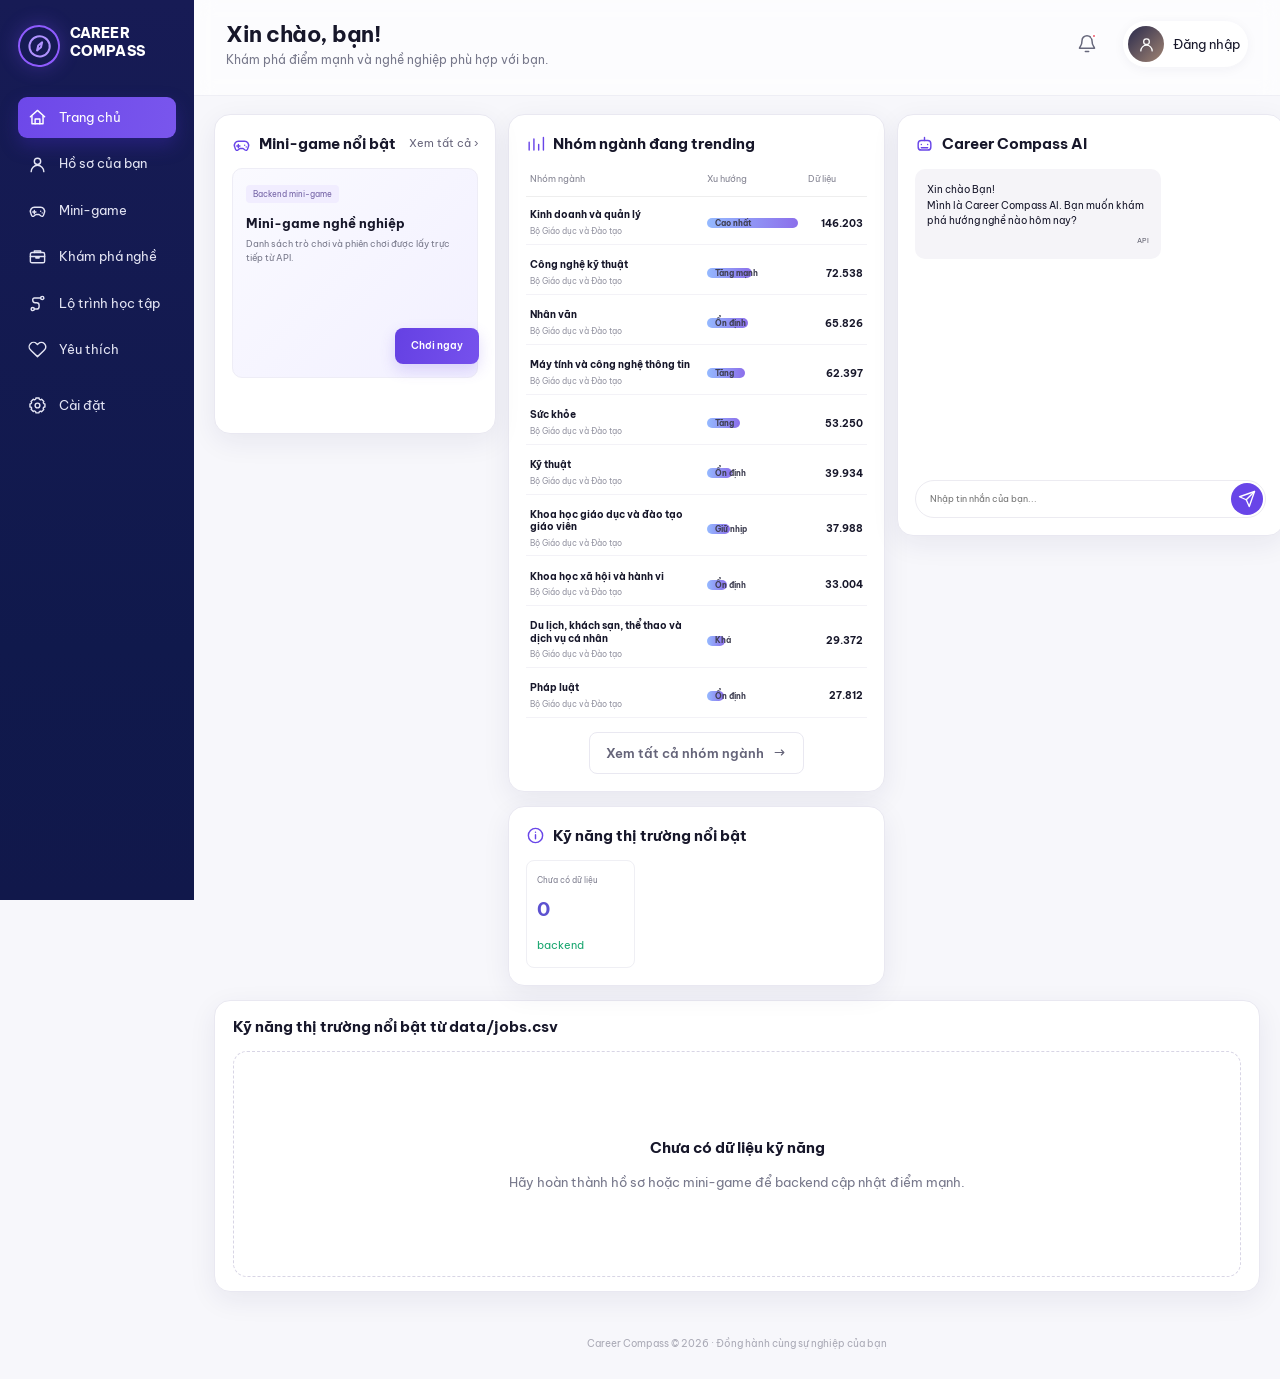
<file: frontend/index.html>
<!doctype html>
<html lang="vi">
<head>
  <meta charset="UTF-8">
  <meta name="viewport" content="width=device-width, initial-scale=1.0">
  <meta name="description" content="Career Compass - khám phá năng lực và định hướng nghề nghiệp">
  <title>Career Compass | Tổng quan</title>
  <link rel="preconnect" href="https://fonts.googleapis.com">
  <link rel="preconnect" href="https://fonts.gstatic.com" crossorigin>
  <link href="https://fonts.googleapis.com/css2?family=Be+Vietnam+Pro:wght@400;500;600;700;800&display=swap" rel="stylesheet">
  <link rel="stylesheet" href="assets/css/main.css">
</head>
<body data-page="home"><div id="app"></div><script type="module" src="assets/js/app.js"></script></body>
</html>
</file>
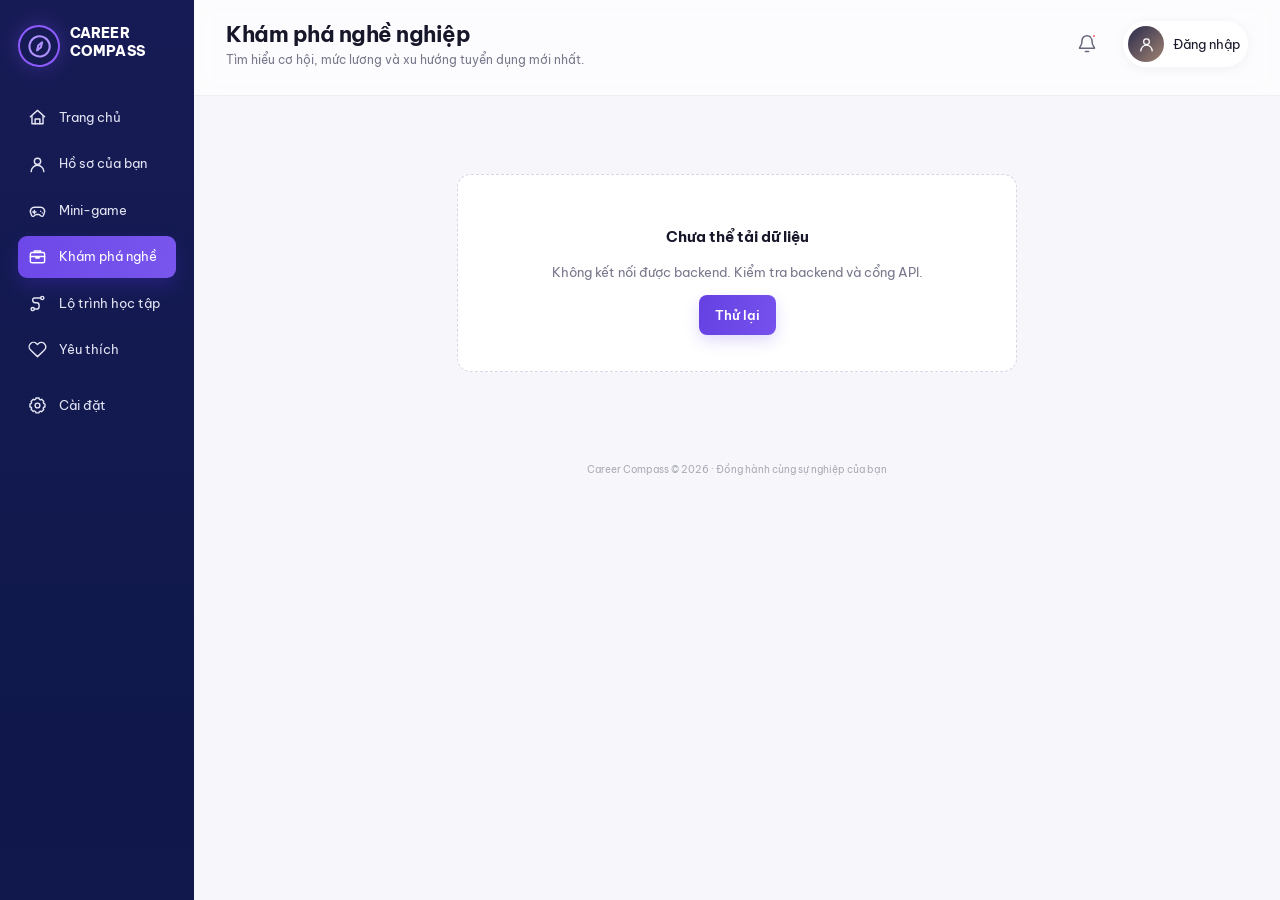
<file: frontend/careers.html>
<!doctype html><html lang="vi"><head><meta charset="UTF-8"><meta name="viewport" content="width=device-width,initial-scale=1"><title>Khám phá nghề | Career Compass</title><link rel="icon" href="favicon.svg" type="image/svg+xml"><link rel="preconnect" href="https://fonts.googleapis.com"><link rel="preconnect" href="https://fonts.gstatic.com" crossorigin><link href="https://fonts.googleapis.com/css2?family=Be+Vietnam+Pro:wght@400;500;600;700;800&display=swap" rel="stylesheet"><link rel="stylesheet" href="assets/css/main.css"></head><body data-page="careers"><div id="app"></div><script type="module" src="assets/js/app.js"></script></body></html>
</file>
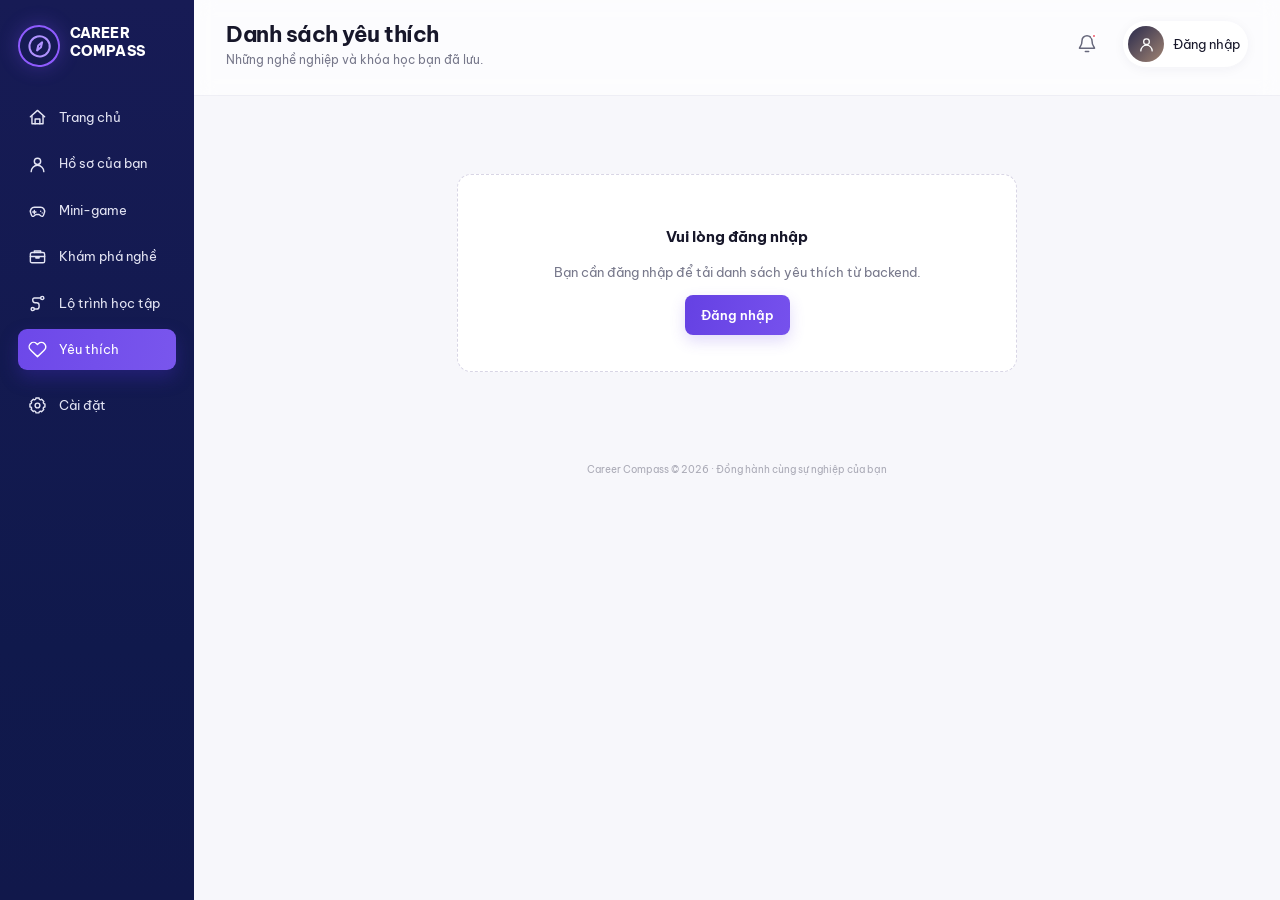
<file: frontend/favorites.html>
<!doctype html><html lang="vi"><head><meta charset="UTF-8"><meta name="viewport" content="width=device-width,initial-scale=1"><title>Yêu thích | Career Compass</title><link rel="icon" href="favicon.svg" type="image/svg+xml"><link rel="preconnect" href="https://fonts.googleapis.com"><link rel="preconnect" href="https://fonts.gstatic.com" crossorigin><link href="https://fonts.googleapis.com/css2?family=Be+Vietnam+Pro:wght@400;500;600;700;800&display=swap" rel="stylesheet"><link rel="stylesheet" href="assets/css/main.css"></head><body data-page="favorites"><div id="app"></div><script type="module" src="assets/js/app.js"></script></body></html>
</file>
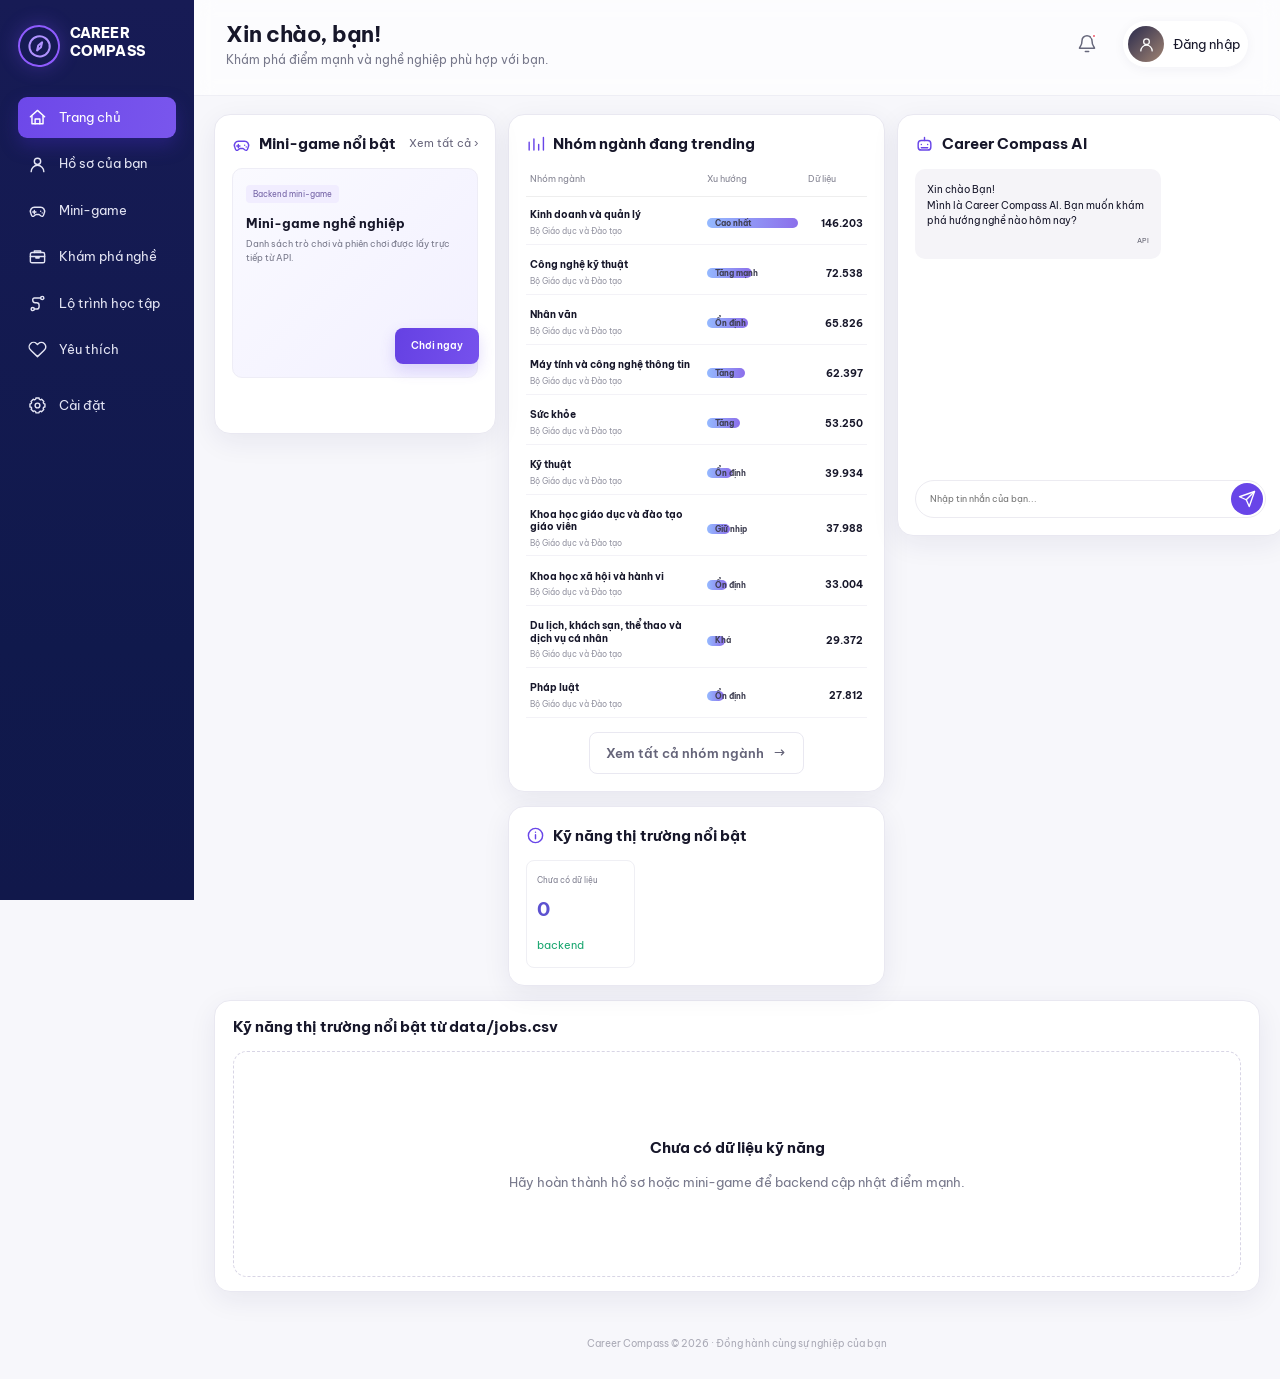
<file: frontend/history.html>
<!doctype html><html lang="vi"><head><meta charset="UTF-8"><meta name="viewport" content="width=device-width,initial-scale=1"><title>Trang chủ | Career Compass</title><link rel="icon" href="favicon.svg" type="image/svg+xml"><link rel="preconnect" href="https://fonts.googleapis.com"><link rel="preconnect" href="https://fonts.gstatic.com" crossorigin><link href="https://fonts.googleapis.com/css2?family=Be+Vietnam+Pro:wght@400;500;600;700;800&display=swap" rel="stylesheet"><link rel="stylesheet" href="assets/css/main.css"></head><body data-page="home"><div id="app"></div><script type="module" src="assets/js/app.js"></script></body></html>
</file>
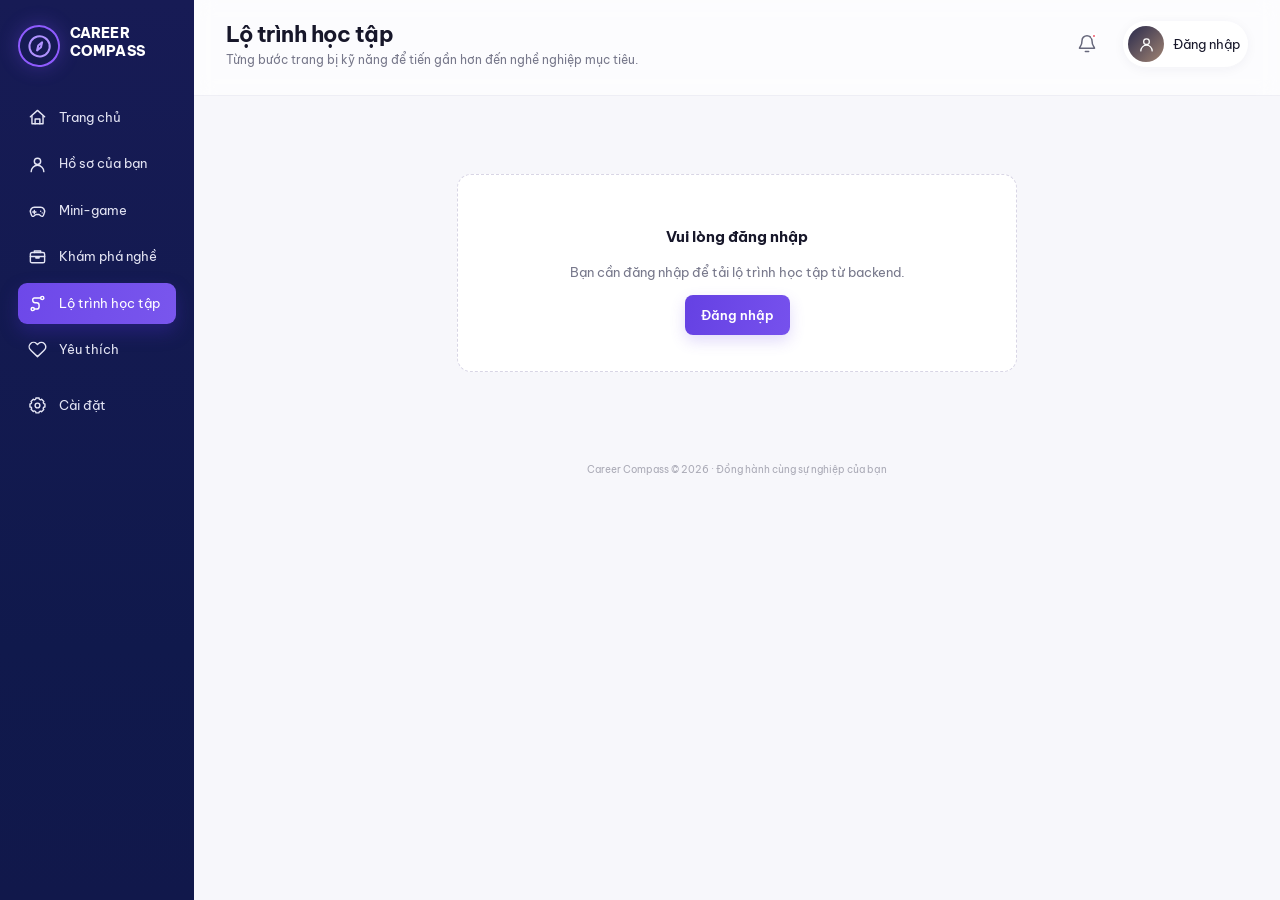
<file: frontend/learning.html>
<!doctype html><html lang="vi"><head><meta charset="UTF-8"><meta name="viewport" content="width=device-width,initial-scale=1"><title>Lộ trình học tập | Career Compass</title><link rel="icon" href="favicon.svg" type="image/svg+xml"><link rel="preconnect" href="https://fonts.googleapis.com"><link rel="preconnect" href="https://fonts.gstatic.com" crossorigin><link href="https://fonts.googleapis.com/css2?family=Be+Vietnam+Pro:wght@400;500;600;700;800&display=swap" rel="stylesheet"><link rel="stylesheet" href="assets/css/main.css"></head><body data-page="learning"><div id="app"></div><script type="module" src="assets/js/app.js"></script></body></html>
</file>
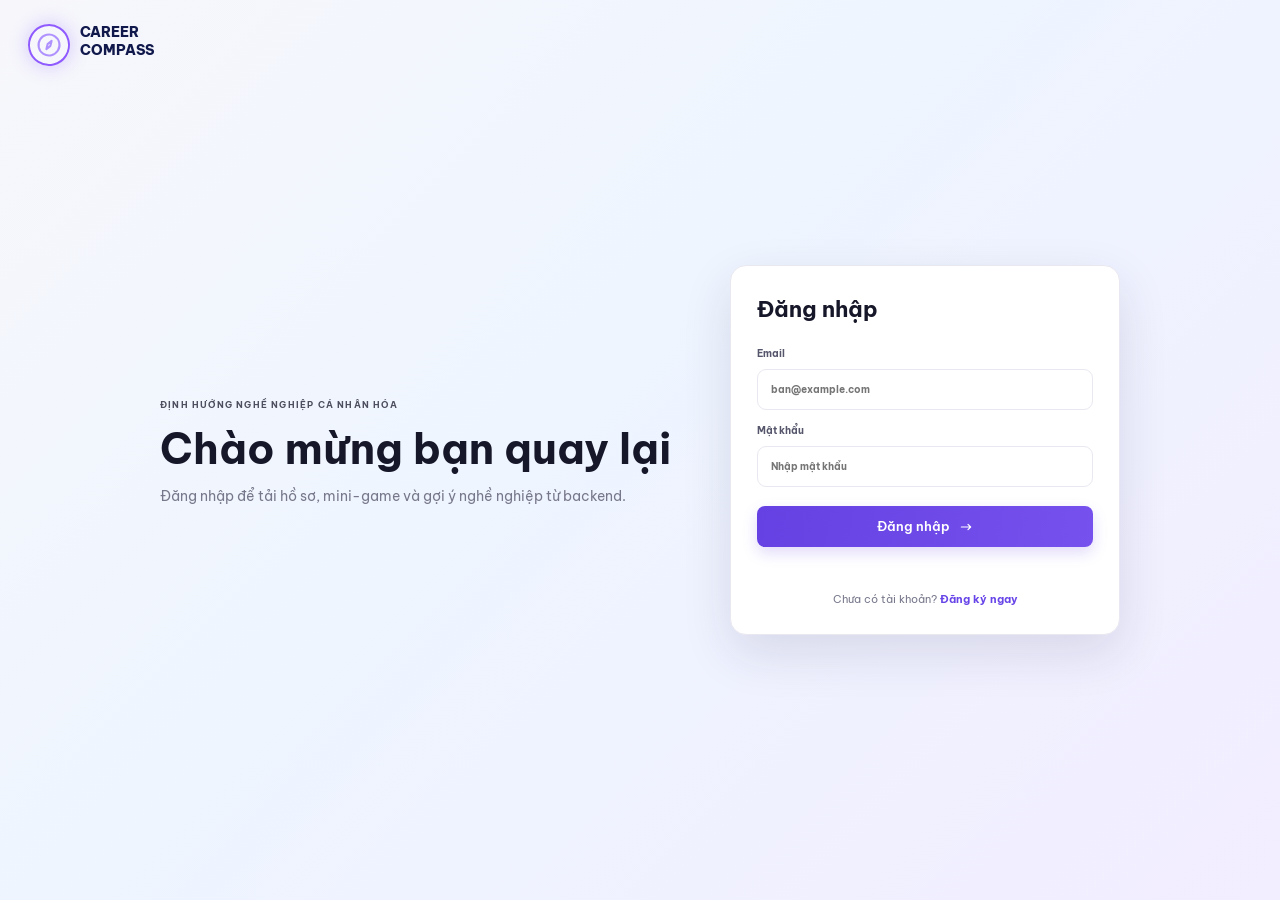
<file: frontend/login.html>
<!doctype html>
<html lang="vi">
<head>
  <meta charset="UTF-8">
  <meta name="viewport" content="width=device-width, initial-scale=1.0">
  <meta name="description" content="Đăng nhập Career Compass">
  <title>Đăng nhập | Career Compass</title>
  <link rel="icon" href="favicon.svg" type="image/svg+xml">
  <link rel="preconnect" href="https://fonts.googleapis.com">
  <link rel="preconnect" href="https://fonts.gstatic.com" crossorigin>
  <link href="https://fonts.googleapis.com/css2?family=Be+Vietnam+Pro:wght@400;500;600;700;800&display=swap" rel="stylesheet">
  <link rel="stylesheet" href="assets/css/main.css">
</head>
<body data-auth="login">
  <main id="auth-root"></main>
  <script type="module" src="assets/js/auth.js"></script>
</body>
</html>
</file>
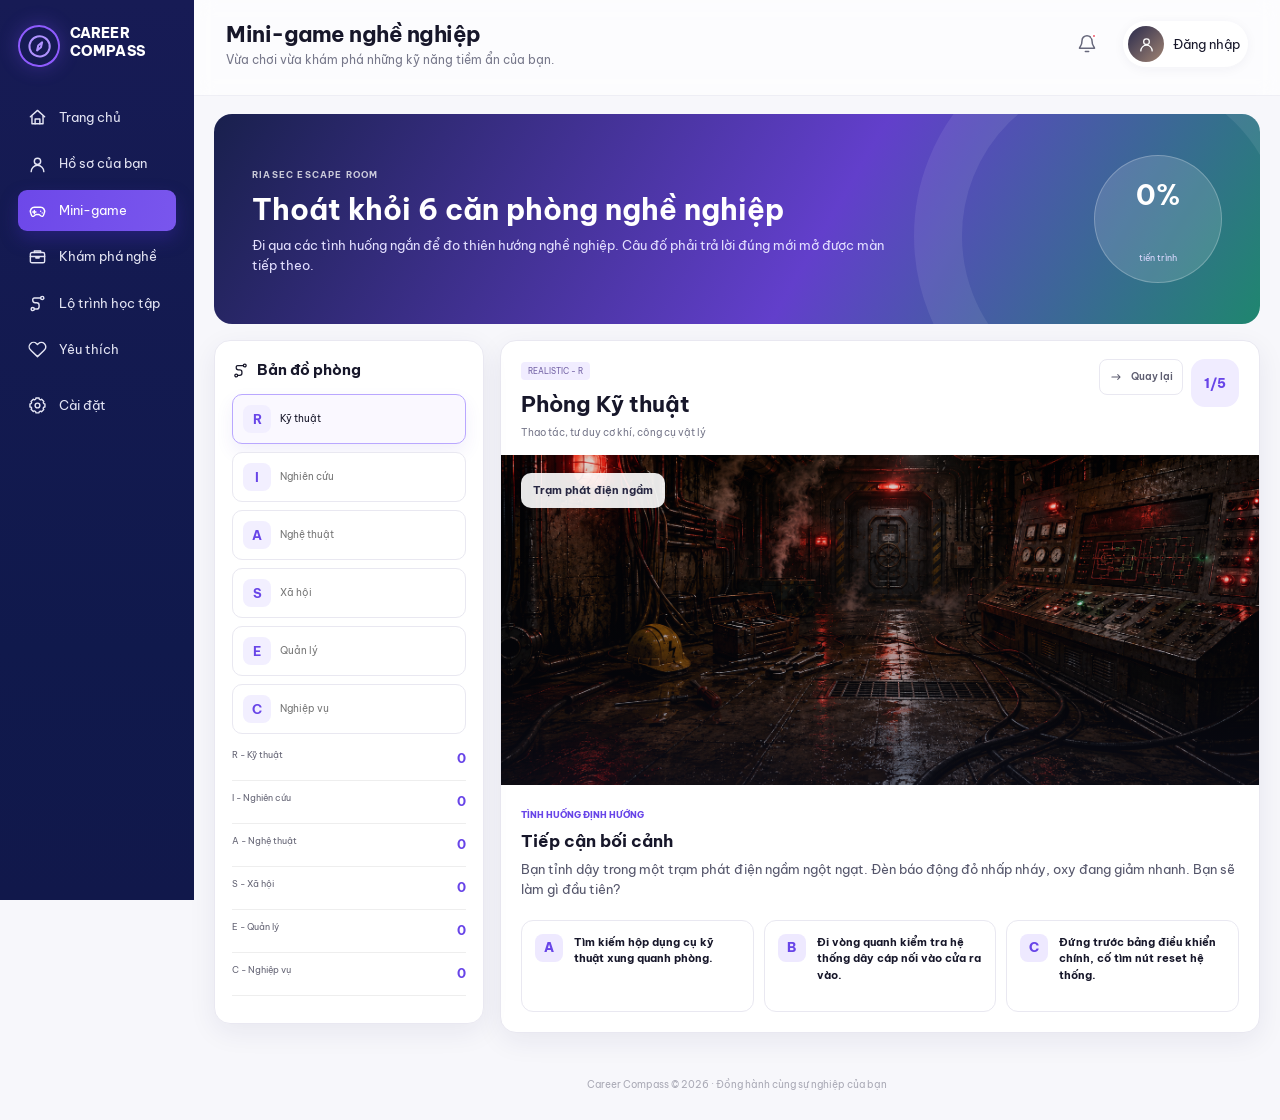
<file: frontend/minigame.html>
<!doctype html><html lang="vi"><head><meta charset="UTF-8"><meta name="viewport" content="width=device-width,initial-scale=1"><title>Mini-game | Career Compass</title><link rel="icon" href="favicon.svg" type="image/svg+xml"><link rel="preconnect" href="https://fonts.googleapis.com"><link rel="preconnect" href="https://fonts.gstatic.com" crossorigin><link href="https://fonts.googleapis.com/css2?family=Be+Vietnam+Pro:wght@400;500;600;700;800&display=swap" rel="stylesheet"><link rel="stylesheet" href="assets/css/main.css"></head><body data-page="minigame"><div id="app"></div><script type="module" src="assets/js/app.js"></script></body></html>
</file>
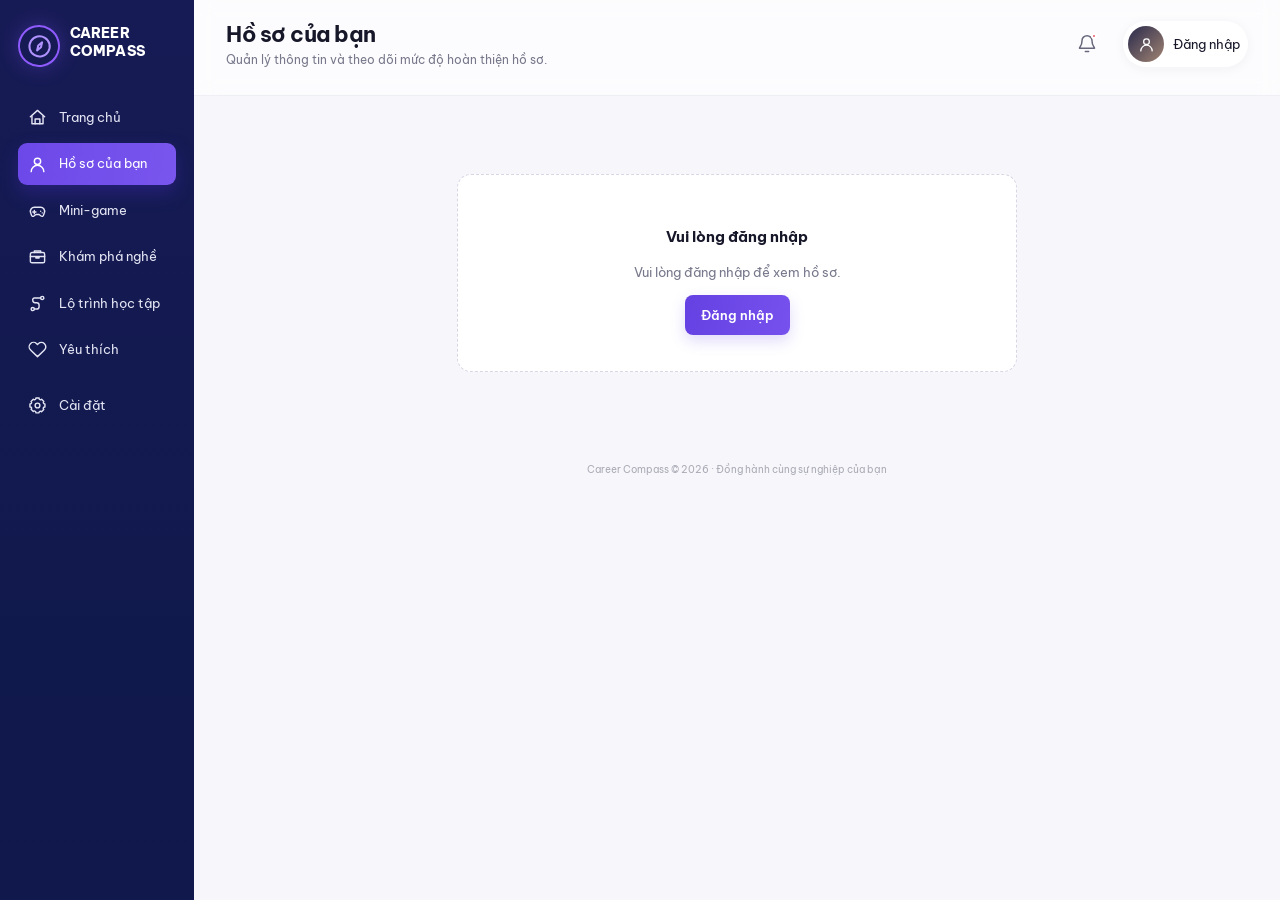
<file: frontend/profile.html>
<!doctype html><html lang="vi"><head><meta charset="UTF-8"><meta name="viewport" content="width=device-width,initial-scale=1"><title>Hồ sơ | Career Compass</title><link rel="icon" href="favicon.svg" type="image/svg+xml"><link rel="preconnect" href="https://fonts.googleapis.com"><link rel="preconnect" href="https://fonts.gstatic.com" crossorigin><link href="https://fonts.googleapis.com/css2?family=Be+Vietnam+Pro:wght@400;500;600;700;800&display=swap" rel="stylesheet"><link rel="stylesheet" href="assets/css/main.css"></head><body data-page="profile"><div id="app"></div><script type="module" src="assets/js/app.js"></script></body></html>
</file>
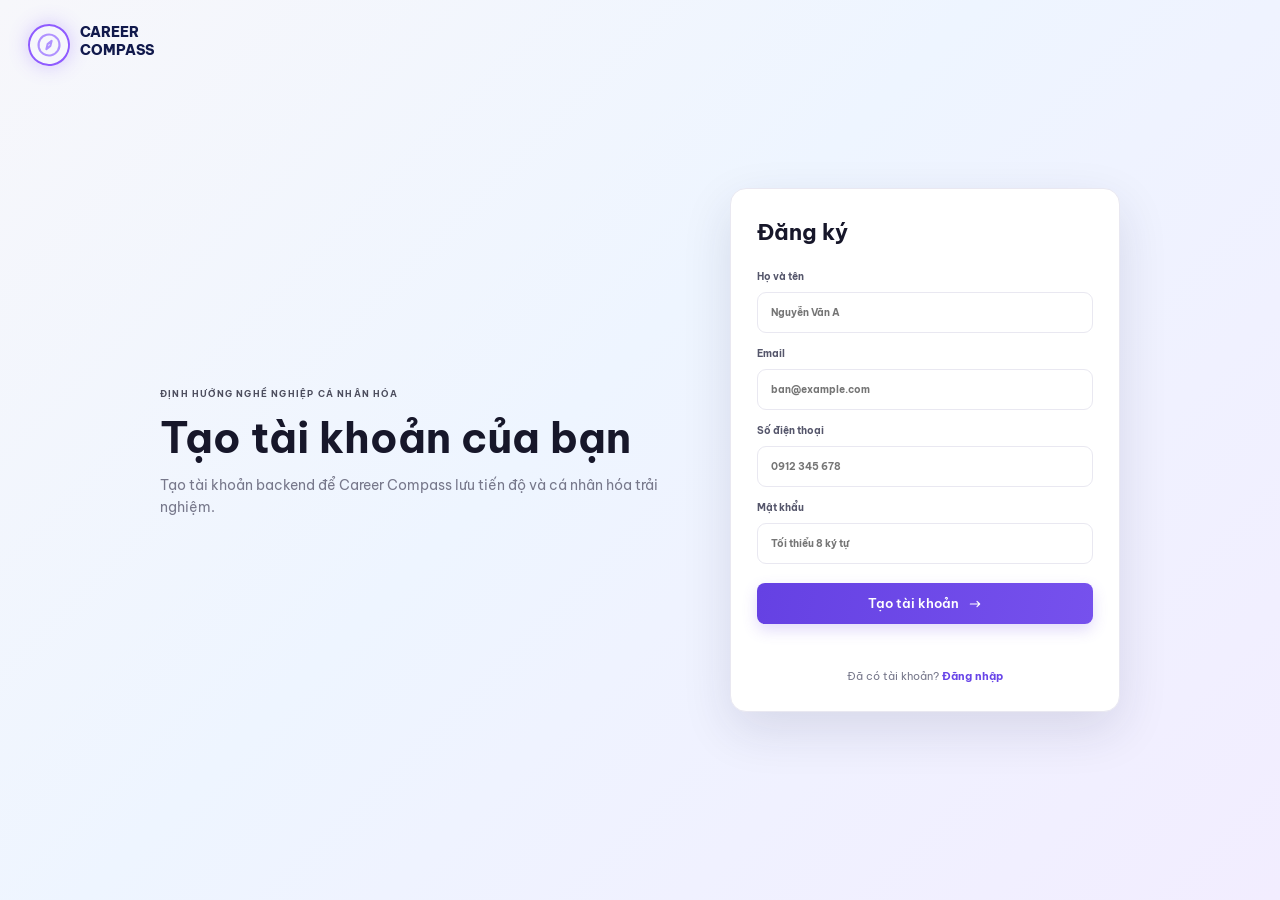
<file: frontend/register.html>
<!doctype html>
<html lang="vi">
<head>
  <meta charset="UTF-8">
  <meta name="viewport" content="width=device-width, initial-scale=1.0">
  <meta name="description" content="Đăng ký Career Compass">
  <title>Đăng ký | Career Compass</title>
  <link rel="icon" href="favicon.svg" type="image/svg+xml">
  <link rel="preconnect" href="https://fonts.googleapis.com">
  <link rel="preconnect" href="https://fonts.gstatic.com" crossorigin>
  <link href="https://fonts.googleapis.com/css2?family=Be+Vietnam+Pro:wght@400;500;600;700;800&display=swap" rel="stylesheet">
  <link rel="stylesheet" href="assets/css/main.css">
</head>
<body data-auth="register">
  <main id="auth-root"></main>
  <script type="module" src="assets/js/auth.js"></script>
</body>
</html>
</file>
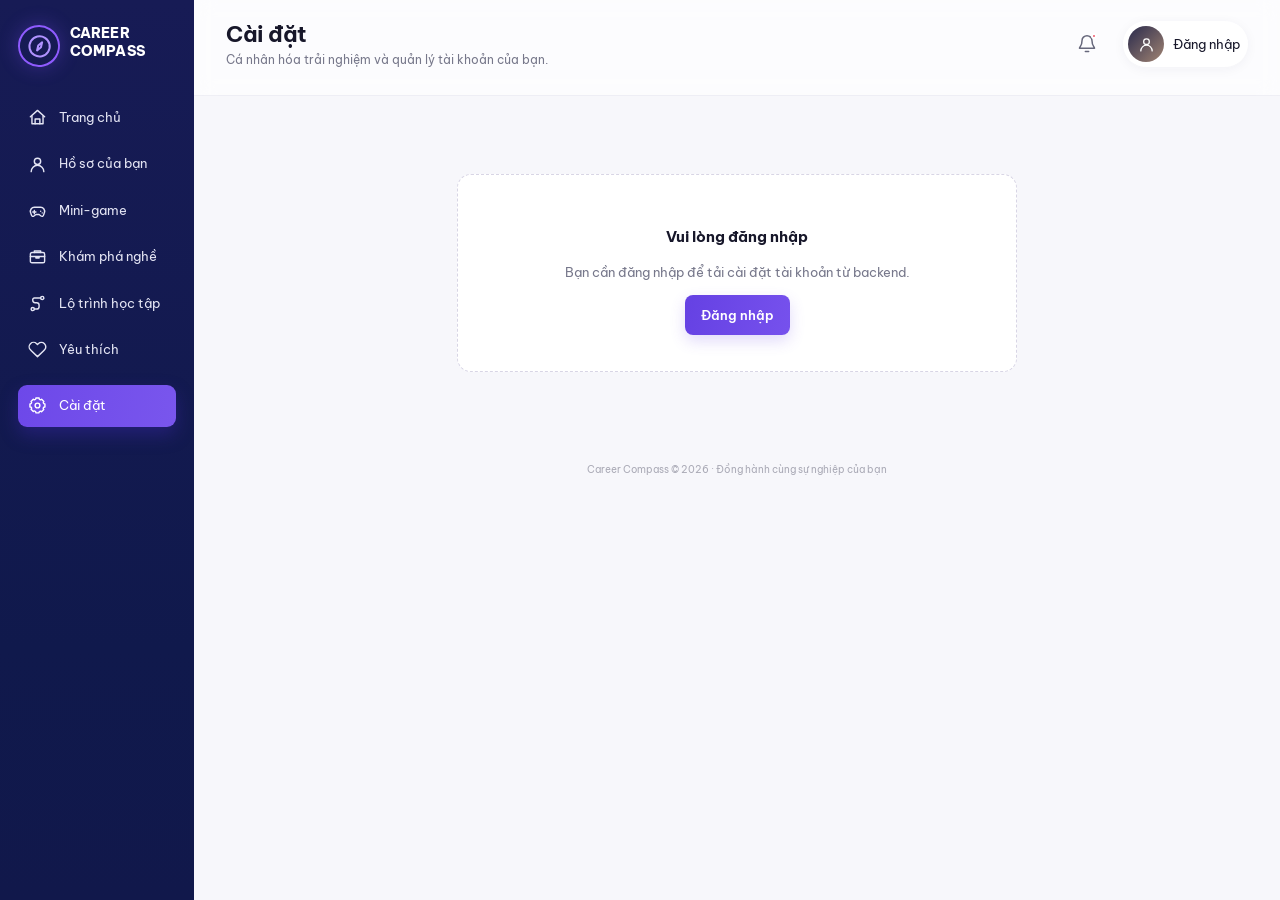
<file: frontend/settings.html>
<!doctype html><html lang="vi"><head><meta charset="UTF-8"><meta name="viewport" content="width=device-width,initial-scale=1"><title>Cài đặt | Career Compass</title><link rel="icon" href="favicon.svg" type="image/svg+xml"><link rel="preconnect" href="https://fonts.googleapis.com"><link rel="preconnect" href="https://fonts.gstatic.com" crossorigin><link href="https://fonts.googleapis.com/css2?family=Be+Vietnam+Pro:wght@400;500;600;700;800&display=swap" rel="stylesheet"><link rel="stylesheet" href="assets/css/main.css"></head><body data-page="settings"><div id="app"></div><script type="module" src="assets/js/app.js"></script></body></html>
</file>
<file: frontend/assets/css/main.css>
:root{
  --primary:#6845e8;--primary-dark:#5030ca;--primary-soft:#f0ecff;--navy:#11194c;
  --text:#17172a;--muted:#77788b;--line:#e9e8f1;--bg:#f7f7fb;--white:#fff;
  --green:#19a66f;--orange:#f39a43;--blue:#4d79ec;--red:#e85667;
  --shadow:0 8px 28px rgba(35,31,78,.07);--radius:16px;--sidebar:194px;
}
*{box-sizing:border-box}html{scroll-behavior:smooth}body{margin:0;background:var(--bg);color:var(--text);font:13px/1.55 "Be Vietnam Pro",system-ui,sans-serif}button,input,select{font:inherit}button,a{-webkit-tap-highlight-color:transparent}a{color:inherit;text-decoration:none}.icon{display:inline-block;vertical-align:middle;flex:none}.muted{color:var(--muted)}
.sidebar{position:fixed;inset:0 auto 0 0;width:var(--sidebar);padding:25px 18px 18px;background:linear-gradient(180deg,#171b55,#10194c 72%,#11184b);color:#fff;display:flex;flex-direction:column;z-index:30;overflow-y:auto}.brand{height:57px;display:flex;align-items:flex-start;gap:10px;font-size:14px;font-weight:800;line-height:1.25;letter-spacing:.1px}.brand-mark{width:42px;height:42px;border:2px solid #8f5bff;border-radius:50%;display:grid;place-items:center;color:#b092ff;transform:rotate(-13deg);box-shadow:0 0 20px rgba(132,84,255,.3)}.nav-list{display:flex;flex-direction:column;gap:5px;margin-top:15px}.nav-item{position:relative;display:flex;align-items:center;gap:12px;padding:11px 10px;border-radius:9px;color:#e4e5f4;font-size:12.5px;transition:.2s}.nav-item:hover{background:rgba(255,255,255,.08);transform:translateX(2px)}.nav-item.active{background:linear-gradient(100deg,#6d48e9,#7956ed);color:#fff;box-shadow:0 8px 18px rgba(70,42,190,.35)}.nav-divider{height:5px}.profile-progress{margin-top:auto;border:1px solid rgba(130,128,236,.32);border-radius:12px;padding:20px 10px 14px;text-align:center;background:rgba(50,50,120,.15)}.ring,.big-ring{width:105px;height:105px;margin:0 auto 12px;border-radius:50%;display:grid;place-items:center;background:conic-gradient(#74a9ff 0 72%,rgba(122,158,255,.15) 72%);position:relative}.ring:before,.big-ring:before{content:"";position:absolute;inset:10px;border-radius:50%;background:#17205a}.ring div,.big-ring>*{z-index:1}.ring small{font-size:8px;display:block;color:#c7c9e5}.ring strong{font-size:22px;display:block}.profile-progress p{font-size:9px;color:#d8d9e8}.btn{border:0;border-radius:8px;display:inline-flex;align-items:center;justify-content:center;gap:8px;padding:10px 16px;cursor:pointer;font-weight:600;transition:.2s}.btn:hover{transform:translateY(-1px);filter:brightness(1.03)}.btn:disabled{cursor:not-allowed;transform:none}.btn-primary{color:#fff;background:linear-gradient(100deg,#6541e3,#7651ed);box-shadow:0 6px 15px rgba(104,69,232,.2)}.btn-soft{color:var(--primary);background:var(--primary-soft)}.btn-outline{color:#5d5d70;border:1px solid var(--line);background:#fff}.btn-ghost{background:#fff;border:1px solid var(--line);color:#656479}.btn-white{background:#fff;color:var(--primary)}.btn-glass{color:#fff;background:linear-gradient(100deg,#734bdd,#5a40c8)}.btn-danger{background:#fff0f2;color:var(--red)}.btn-disabled{background:#e9e9ef;color:#9292a2}.btn-block{width:100%}.btn-sm{font-size:10px;padding:9px}.btn-xs{font-size:10px;padding:6px 9px}.btn-center{display:flex;width:max-content;margin:14px auto 0}.text-link{font-size:11px;color:#66647a;display:inline-flex;align-items:center;gap:4px}.main-shell{margin-left:var(--sidebar);min-height:100vh}.topbar{height:96px;padding:21px 32px 17px;display:flex;justify-content:space-between;align-items:flex-start;background:rgba(255,255,255,.66);border-bottom:1px solid rgba(233,232,241,.7);backdrop-filter:blur(10px);position:relative;z-index:10}.heading{display:flex;align-items:center;gap:12px}.heading h1{font-size:22px;line-height:1.2;margin:0 0 4px;letter-spacing:-.5px}.heading p{margin:0;color:var(--muted);font-size:11.5px}.top-actions{display:flex;align-items:center;gap:18px}.icon-btn{border:0;background:transparent;color:#67687c;width:36px;height:36px;border-radius:50%;display:grid;place-items:center;cursor:pointer}.icon-btn:hover{background:#f0eef8}.notification{position:relative}.notification span{width:6px;height:6px;background:#f05b6e;border:2px solid #fff;border-radius:50%;position:absolute;right:8px;top:7px}.user-menu{display:flex;align-items:center;gap:9px;border:0;background:#fff;padding:5px 8px 5px 5px;border-radius:24px;box-shadow:0 2px 12px rgba(40,38,77,.05);cursor:pointer}.avatar,.big-avatar{width:36px;height:36px;border-radius:50%;display:grid;place-items:center;color:#fff;font-weight:700;background:linear-gradient(135deg,#292a4c,#a18472)}.user-menu .caret{font-size:17px;color:#8b8b99}.mobile-menu{display:none}.page-content{padding:18px 20px 30px;max-width:1600px;margin:auto}.card{background:#fff;border:1px solid var(--line);border-radius:var(--radius);box-shadow:var(--shadow);padding:17px;margin-bottom:14px}.card-head{min-height:24px;display:flex;align-items:center;justify-content:space-between;margin-bottom:12px}.card-head h2{margin:0;font-size:14.5px;display:flex;align-items:center;gap:8px}.card-head h2 small{font-weight:400;color:#9a9aa8}.title-icon{color:var(--primary);display:inline-grid}.title-icon.tone-green{color:var(--green)}footer{text-align:center;padding:0 20px 28px;color:#aaaab6;font-size:10px}.toast{position:fixed;z-index:60;right:24px;bottom:24px;background:#252044;color:#fff;border-radius:10px;padding:12px 18px;box-shadow:0 10px 30px #25204444;transform:translateY(80px);opacity:0;transition:.25s}.toast.show{transform:translateY(0);opacity:1}.sidebar-overlay{display:none}

/* Dashboard */
.dashboard-grid{display:grid;grid-template-columns:27% 36% 37%;gap:12px}.dash-left,.dash-middle,.dash-right{min-width:0}.survey-card{min-height:445px}.survey-card .muted{font-size:10px;margin-top:-4px}.step-line{display:flex;justify-content:space-between;margin:17px 0 7px;font-size:10px;color:#67677a}.step-line b{color:var(--primary)}.progress{height:6px;border-radius:9px;background:#ecebf2;overflow:hidden}.progress i{display:block;height:100%;border-radius:inherit;background:linear-gradient(90deg,#6b47e6,#8657ee)}.question{margin-top:19px}.question h3{font-size:12px;margin:0}.question>small{font-size:9px;color:#90909c}.question label{display:flex;align-items:center;gap:8px;padding:8px 6px;border:1px solid #ececf1;border-radius:5px;margin-top:4px;cursor:pointer;font-size:10px}.question label:hover{border-color:#b9a9f7;background:#faf9ff}.question input{accent-color:var(--primary);margin:0}.question .btn{margin-top:14px;font-size:11px}.game-card{min-height:320px}.game-feature{height:210px;background:linear-gradient(135deg,#fafaff,#f2f0ff);border:1px solid #eeedf6;border-radius:10px;padding:13px;position:relative;overflow:hidden}.game-feature h3{font-size:13px;margin:11px 0 4px}.game-feature p{font-size:9px;color:#77788a;margin:0}.pill,.tags span{font-size:8px;background:#f1edff;color:#7362a5;border-radius:4px;padding:4px 7px}.chart-art{display:flex;align-items:flex-end;gap:7px;width:120px;height:64px;border:1px solid #deddea;margin:10px 0 5px;padding:9px}.chart-art i{display:block;width:13px;background:linear-gradient(#ffb05f,#ef8a35)}.chart-art i:nth-child(1){height:20px;background:#5aaf8a}.chart-art i:nth-child(2){height:35px}.chart-art i:nth-child(3){height:26px;background:#77c7c1}.chart-art b{width:34px;height:34px;border-radius:50%;background:conic-gradient(#52aaa0 0 30%,#f6ad50 30% 65%,#6b69c9 65%)}.game-feature small{font-size:8px;color:#88899a}.detective{position:absolute;right:8px;bottom:-1px;font-size:96px;filter:drop-shadow(0 8px 10px #51449e33)}.game-btn{position:absolute;margin:-50px 14px 0;right:2px;font-size:10px}.trend-card{min-height:520px}.tabs{display:flex;gap:4px;flex-wrap:wrap}.tabs button{border:0;background:#f7f6fa;color:#575767;border-radius:6px;padding:7px 11px;font-size:9px;cursor:pointer}.tabs button.active{background:#eee9ff;color:var(--primary);font-weight:700}.table-head{display:grid;grid-template-columns:1fr 80px 90px;color:#858593;font-size:9px;margin-top:16px;padding:0 4px 9px;border-bottom:1px solid #eee}.table-head span:nth-child(n+2){text-align:center}.career-row{min-height:69px;display:grid;grid-template-columns:25px 1fr 72px 87px;gap:7px;align-items:center;border-bottom:1px solid #eee}.rank{width:22px;height:27px;border-radius:6px;display:grid;place-items:center;font-weight:700;color:var(--accent);background:color-mix(in srgb,var(--accent) 10%,white)}.career-info{min-width:0}.career-info strong,.career-info small{display:block;white-space:nowrap;overflow:hidden;text-overflow:ellipsis}.career-info strong{font-size:10px}.career-info small{font-size:8px;color:#9999a6;margin-top:4px}.sparkline{width:68px}.salary{text-align:right}.salary strong,.salary small{display:block;font-size:9px}.salary small{font-size:8px;color:var(--green);margin-top:5px}.market-card{min-height:153px}.market-grid{display:grid;grid-template-columns:repeat(3,1fr);gap:8px}.market-grid>div{border:1px solid #efeff4;border-radius:8px;padding:13px 10px;min-height:92px}.market-grid span{display:block;font-size:8px;color:#7f7f90}.market-grid strong{display:block;font-size:19px;color:#5d52d0;margin:9px 0}.market-grid small{color:var(--green)}.market-grid a{font-size:8px;color:var(--primary);float:right}.trend-static-card{min-height:560px}.trend-static-head{display:grid;grid-template-columns:1.65fr .9fr .55fr;gap:10px;color:#858593;font-size:9px;margin-top:16px;padding:0 4px 10px;border-bottom:1px solid #eee}.trend-static-list{display:flex;flex-direction:column;gap:8px;margin-top:6px}.trend-static-row{display:grid;grid-template-columns:1.65fr .9fr .55fr;gap:10px;align-items:center;min-height:42px;padding:6px 4px;border-bottom:1px solid #f3f2f7}.trend-name strong,.trend-name small,.trend-bar b,.trend-value{display:block}.trend-name strong{font-size:10px;line-height:1.25}.trend-name small{font-size:8px;color:#9292a0;margin-top:3px}.trend-bar{position:relative;min-height:26px;display:flex;align-items:center}.trend-bar i{position:absolute;left:0;top:50%;transform:translateY(-50%);height:10px;border-radius:999px;background:linear-gradient(90deg,#7aa8ff,#6f4be6);opacity:.8}.trend-bar b{position:relative;z-index:1;padding-left:8px;font-size:8px;color:#3f3f52}.trend-value{text-align:right;font-size:10px;font-weight:700;color:var(--text)}.chat-card{min-height:421px}.head-actions{color:#777;font-weight:400}.chat-box{height:312px;overflow-y:auto;padding:1px 0 10px;display:flex;flex-direction:column;gap:10px}.message{max-width:70%;font-size:10px;border-radius:10px;padding:13px 12px;position:relative}.message.bot{background:#f5f4f8;align-self:flex-start}.message.me{background:linear-gradient(110deg,#6b48e1,#744ae5);color:#fff;align-self:flex-end}.message time{display:block;text-align:right;font-size:7px;opacity:.65;margin-top:7px}.chat-input{height:38px;border:1px solid #ecebf1;border-radius:20px;display:flex;align-items:center;padding-left:12px}.chat-input input{border:0;outline:0;flex:1;min-width:0;font-size:9px;background:transparent}.chat-input button{width:32px;height:32px;border:0;border-radius:50%;background:var(--primary);color:#fff;display:grid;place-items:center;margin-right:2px;cursor:pointer}.recommend-wrap{min-height:350px}.recommend-card{padding:14px;border-radius:10px;background:linear-gradient(140deg,#f8f6ff,#fff);border:1px solid #e7e2fb}.recommend-top{display:flex;justify-content:space-between;align-items:center}.best-label{font-size:8px;color:#fff;background:#f1a457;padding:4px 8px;border-radius:6px}.match{font-size:9px;color:var(--green);background:#e7f9f1;padding:6px 8px;border-radius:7px}.recommend-card h3{font-size:15px;margin:12px 0 7px}.recommend-card h3 span{font-weight:500}.tags{display:flex;gap:4px;flex-wrap:wrap}.recommend-card h4{font-size:10px;margin:15px 0 8px}.check-list{list-style:none;margin:0 0 10px;padding:0}.check-list li{font-size:9px;margin:7px 0;display:flex;gap:5px}.check-list .icon{color:var(--green)}.strength-card{padding:14px 18px}.skills-strip{display:grid;grid-template-columns:repeat(5,1fr);gap:20px}.skill-mini{display:flex;gap:8px;align-items:center}.skill-mini>span{font-size:20px;background:#f5f4fe;padding:7px;border-radius:8px}.skill-mini>div{min-width:0;flex:1}.skill-mini strong{font-size:9px}.skill-mini small{float:right;font-size:8px}.mini-progress{height:4px;background:#ededf3;border-radius:6px;clear:both}.mini-progress i{height:100%;display:block;background:#6269db;border-radius:6px}

/* Shared inner pages */
.two-col{display:grid;grid-template-columns:1fr 350px;gap:16px}.wide-left{grid-template-columns:minmax(0,1.7fr) minmax(280px,.7fr)}.profile-hero{display:flex;align-items:center;gap:18px;padding:8px}.big-avatar{width:72px;height:72px;font-size:20px}.profile-hero h2{font-size:20px;margin:0 0 5px}.verified{display:inline-grid;place-items:center;width:18px;height:18px;border-radius:50%;font-size:11px;color:white;background:var(--green)}.profile-hero p{margin:0;color:var(--muted)}.profile-tags{display:flex;gap:6px;margin-top:9px}.profile-tags span{background:#f2efff;color:#6447c2;border-radius:15px;padding:4px 8px;font-size:9px}.profile-hero .btn{margin-left:auto}.completion{margin-top:18px;padding:14px;background:#f8f7fe;border-radius:10px}.completion>div:first-child{display:flex;justify-content:space-between;margin-bottom:8px}.completion span{font-size:10px;color:var(--muted)}.info-grid{display:grid;grid-template-columns:repeat(2,1fr);gap:18px}.info-grid div{padding-bottom:12px;border-bottom:1px solid #efeff3}.info-grid span,.info-grid strong{display:block}.info-grid span{font-size:9px;color:var(--muted);margin-bottom:5px}.score-card{text-align:center}.big-ring{width:150px;height:150px;background:conic-gradient(var(--primary) 0 72%,#eeedf5 72%)}.big-ring:before{background:white;inset:13px}.big-ring strong,.big-ring span{position:absolute}.big-ring strong{font-size:30px;top:45px}.big-ring span{top:84px;color:var(--muted);font-size:10px}.profile-check{list-style:none;padding:0;text-align:left;margin:20px 20px 0}.profile-check li{padding:8px;border-bottom:1px solid #eee;color:#888}.profile-check .done{color:var(--green)}.goal-list label{display:flex;gap:10px;border-bottom:1px solid #eee;padding:12px 0}.goal-list input{accent-color:var(--primary)}.goal-list strong,.goal-list small{display:block}.goal-list small{font-size:9px;color:var(--muted);margin-top:4px}
.discovery-hero,.ai-hero,.learning-overview,.career-search-hero{border-radius:18px;margin-bottom:18px;overflow:hidden}.discovery-hero{min-height:235px;padding:35px 46px;display:flex;justify-content:space-between;align-items:center;background:linear-gradient(125deg,#211754,#5d3dd3);color:#fff}.eyebrow{font-size:9px;font-weight:700;letter-spacing:1.2px;opacity:.75}.discovery-hero h2,.career-search-hero h2,.ai-hero h2{font-size:27px;line-height:1.35;margin:10px 0}.discovery-hero h2 em,.career-search-hero h2 em,.ai-hero h2 em{font-style:normal;color:#bca5ff}.discovery-hero p{color:#dbd5f5;max-width:540px}.hero-progress{max-width:420px;margin-top:22px}.hero-progress>span{display:flex;justify-content:space-between;font-size:10px;margin-bottom:8px}.hero-progress .progress{background:#ffffff22}.hero-progress .progress i{background:#a98aff}.hero-orbit{width:160px;height:160px;border:1px dashed #a98aff;border-radius:50%;display:grid;place-items:center;position:relative}.hero-orbit span{font-size:70px}.hero-orbit i,.hero-orbit b{position:absolute;font-size:25px;color:#d7c8ff}.hero-orbit i{top:0;right:5px}.hero-orbit b{bottom:10px;left:0}.test-grid{display:grid;grid-template-columns:repeat(4,1fr);gap:14px;margin-bottom:18px}.test-card{background:#fff;border:1px solid var(--line);border-radius:14px;padding:18px;box-shadow:var(--shadow);position:relative}.test-icon{width:48px;height:48px;display:grid;place-items:center;border-radius:12px;background:#eee9ff;color:#704de0}.test-icon.color-1{background:#e9f8f5;color:#20a483}.test-icon.color-2{background:#fff2e5;color:#e28a38}.test-icon.color-3{background:#eaf2ff;color:#4c79dc}.test-status{position:absolute;right:14px;top:18px;color:var(--primary);font-size:8px}.test-card h3{margin:16px 0 7px;font-size:14px}.test-card p{height:56px;color:var(--muted);font-size:10px}.test-card>small{color:#888;font-size:8px}.test-card .slim{margin:12px 0}.slim{height:4px}.result-preview{display:grid;grid-template-columns:1fr 1fr;gap:35px}.result-preview h3{font-size:20px;color:var(--primary)}.result-preview p{color:var(--muted)}.trait-bars label{display:grid;grid-template-columns:120px 1fr 30px;align-items:center;gap:10px;margin:15px 0;font-size:10px}.trait-bars b{text-align:right}
.stats-row{display:grid;grid-template-columns:repeat(4,1fr);gap:12px;margin-bottom:18px}.stats-row>div{background:#fff;border:1px solid var(--line);border-radius:13px;padding:17px;box-shadow:var(--shadow);display:grid;grid-template-columns:45px 1fr;column-gap:12px}.stat-icon{width:43px;height:43px;grid-row:span 2;border-radius:10px;display:grid;place-items:center}.stat-icon.purple{background:#eee9ff;color:var(--primary)}.stat-icon.blue{background:#eaf2ff;color:var(--blue)}.stat-icon.orange{background:#fff2e5;color:var(--orange)}.stat-icon.green{background:#e7f8f2;color:var(--green)}.stats-row p{margin:0;color:var(--muted);font-size:9px}.stats-row strong{font-size:20px}.filter-row,.browse-head,.saved-toolbar,.history-filter,.section-heading{display:flex;align-items:center;justify-content:space-between;margin:15px 0}.filter-row select,.filter-controls select,.history-filter select,.form-grid select{border:1px solid var(--line);background:#fff;padding:9px 12px;border-radius:8px;color:#666;font-size:10px}.games-grid,.career-grid{display:grid;grid-template-columns:repeat(3,1fr);gap:15px;margin-bottom:20px}.game-tile,.career-card{background:#fff;border:1px solid var(--line);border-radius:14px;overflow:hidden;box-shadow:var(--shadow);transition:.2s}.game-tile:hover,.career-card:hover{transform:translateY(-4px);box-shadow:0 14px 32px rgba(35,31,78,.12)}.game-visual{height:135px;display:grid;place-items:center;position:relative;background:linear-gradient(135deg,#dfd7ff,#f4f1ff)}.gv-1{background:linear-gradient(135deg,#d9edff,#f0f8ff)}.gv-2{background:linear-gradient(135deg,#fff0c9,#fff9eb)}.gv-3{background:linear-gradient(135deg,#d7f5ec,#f0fff9)}.gv-4{background:linear-gradient(135deg,#ffe0ea,#fff5f8)}.gv-5{background:linear-gradient(135deg,#e0e1e8,#f2f2f5)}.game-visual>span{font-size:74px}.game-visual b{position:absolute;top:10px;right:10px;border-radius:15px;background:#fff;padding:5px 9px;font-size:8px;color:var(--primary)}.game-content,.career-body{padding:15px}.game-content h3{margin:10px 0 5px}.game-content p{height:40px;margin:0;color:var(--muted);font-size:9px}.game-meta,.career-stats{display:flex;justify-content:space-between;margin:12px 0;color:#797989;font-size:9px}.achievement-row{display:grid;grid-template-columns:45px 1fr auto 45px 1fr auto;align-items:center;gap:12px}.medal{font-size:30px}.muted-medal{filter:grayscale(.8)}.achievement-row h3,.achievement-row p{margin:0}.achievement-row p{color:var(--muted);font-size:9px}.earned{background:#e8f8f1;color:var(--green);padding:5px 8px;border-radius:12px;font-size:8px}
.career-search-hero{text-align:center;padding:36px;background:linear-gradient(140deg,#f1ecff,#e8f3ff)}.career-search-hero h2 em{color:var(--primary)}.big-search{max-width:650px;margin:22px auto 12px;padding:6px 6px 6px 14px;border-radius:10px;background:#fff;display:flex;align-items:center;box-shadow:0 10px 28px #4e39851c}.big-search .icon{color:#888}.big-search input{flex:1;border:0;outline:0;padding:8px;min-width:0}.popular-search{font-size:9px;color:#888}.popular-search button{border:0;background:transparent;color:var(--primary);cursor:pointer}.category-chips{display:flex;justify-content:center;gap:8px;margin:18px 0}.category-chips button{border:1px solid var(--line);background:#fff;padding:9px 14px;border-radius:20px;color:#666;cursor:pointer}.category-chips button.active{background:var(--primary);color:#fff;border-color:var(--primary)}.browse-head h2,.saved-toolbar h2{margin:0}.browse-head p,.saved-toolbar p{margin:3px 0;color:var(--muted);font-size:10px}.filter-controls{display:flex;gap:8px}.career-cover{height:115px;display:grid;place-items:center;position:relative;background:linear-gradient(135deg,#d9d3ff,#ece9ff);color:#7155d8}.cover-1{background:linear-gradient(135deg,#d7ebff,#eaf6ff);color:#487dd3}.cover-2{background:linear-gradient(135deg,#daf6ee,#eefff9);color:#28a781}.cover-3{background:linear-gradient(135deg,#ffead2,#fff5e9);color:#e58b3c}.career-cover>span{font-size:50px}.save-btn{position:absolute;right:10px;top:10px;width:33px;height:33px;border-radius:50%;border:0;background:#fff;color:#777;display:grid;place-items:center;cursor:pointer}.save-btn.saved{background:var(--primary);color:#fff}.match-line{display:flex;justify-content:space-between;font-size:8px;color:#777}.match-line strong{color:var(--green);background:#eaf9f3;padding:3px 6px;border-radius:5px}.career-body h3{margin:10px 0 4px}.career-body p{font-size:9px;color:var(--muted);margin:0;white-space:nowrap;overflow:hidden;text-overflow:ellipsis}.career-stats .up{color:var(--green)}.load-more{display:flex;margin:20px auto}
.ai-hero{display:flex;align-items:center;gap:22px;padding:28px 32px;color:#fff;background:linear-gradient(120deg,#291762,#7149e5)}.ai-orb{width:64px;height:64px;border-radius:50%;display:grid;place-items:center;background:#ffffff1f;border:1px solid #ffffff30}.ai-hero h2{font-size:24px;margin:5px 0}.ai-hero p{font-size:10px;color:#ded7f6;margin:0}.ai-hero .btn{margin-left:auto;white-space:nowrap}.recommend-layout{display:grid;grid-template-columns:1fr 350px;gap:15px}.primary-recommend .recommend-card{padding:22px}.primary-recommend .recommend-card h3{font-size:20px}.match-radar{height:260px;position:relative}.radar-shape{width:150px;height:150px;position:absolute;left:50%;top:50%;transform:translate(-50%,-50%);background:linear-gradient(135deg,#8564ec99,#5945d355);clip-path:polygon(50% 0,100% 38%,82% 100%,18% 100%,0 38%);border-radius:20px}.match-radar span{position:absolute;font-size:9px}.match-radar span b{display:block;text-align:center;color:var(--primary)}.r1{top:5px;left:43%}.r2{top:70px;right:5px}.r3{bottom:10px;right:30px}.r4{bottom:10px;left:30px}.r5{top:70px;left:5px}.quick-prompts button{display:block;width:100%;text-align:left;border:1px solid var(--line);background:#fff;border-radius:8px;padding:10px;margin:7px 0;font-size:9px;cursor:pointer}.quick-prompts button:hover{border-color:#aa96ef;background:#faf9ff}.explain-grid{display:grid;grid-template-columns:repeat(3,1fr);gap:16px}.explain-grid>div{padding:14px;background:#faf9fd;border-radius:10px}.explain-grid b{font-size:22px;color:#d6cdf7}.explain-grid h3{font-size:12px}.explain-grid p{font-size:9px;color:var(--muted)}.section-title{font-size:17px;margin:18px 0 12px}.alternative-grid{display:grid;grid-template-columns:1fr 1fr;gap:14px}.alternative-grid article{background:#fff;border:1px solid var(--line);box-shadow:var(--shadow);border-radius:13px;padding:17px;display:grid;grid-template-columns:55px 1fr auto;gap:14px;align-items:center}.alt-icon{width:50px;height:50px;border-radius:12px;background:#eeeaff;display:grid;place-items:center;font-size:24px}.alternative-grid small{color:var(--primary);font-size:8px}.alternative-grid h3{margin:2px 0}.alternative-grid p{margin:0;font-size:9px;color:var(--muted)}.alternative-grid>article>strong{color:var(--green);font-size:18px}
.learning-overview{padding:27px 32px;color:#fff;background:linear-gradient(115deg,#39217c,#7250e5);display:flex;justify-content:space-between;align-items:center}.path-badge{font-size:8px;background:#ffffff20;padding:5px 8px;border-radius:5px}.learning-overview h2{font-size:24px;margin:10px 0 4px}.learning-overview p{font-size:9px;color:#ddd6f5}.path-meta{display:flex;gap:18px;font-size:9px;margin-top:16px}.overall-progress{display:flex;align-items:center;gap:18px}.big-ring.small{width:100px;height:100px;background:conic-gradient(#b79cff 0 24%,#ffffff22 24%);margin:0}.big-ring.small:before{background:#5336ae;inset:8px}.big-ring.small strong{font-size:19px;top:28px}.big-ring.small span{color:#ddd5f8;top:56px;font-size:8px}.learning-layout{display:grid;grid-template-columns:1fr 300px;gap:18px}.section-heading h2{font-size:17px}.section-heading span{color:var(--muted);font-size:9px}.learning-timeline{position:relative}.learning-timeline:before{content:"";position:absolute;left:19px;top:20px;bottom:20px;border-left:2px dashed #d8d1ef}.module{display:grid;grid-template-columns:40px 1fr;gap:13px;position:relative;margin-bottom:13px}.module-number{width:40px;height:40px;border-radius:50%;z-index:1;color:#fff;background:var(--primary);display:grid;place-items:center;font-weight:700;border:5px solid var(--bg)}.module.locked .module-number{background:#c6c5ce}.module-card{background:#fff;border:1px solid var(--line);box-shadow:var(--shadow);border-radius:12px;padding:15px;display:grid;grid-template-columns:50px 1fr 170px;gap:14px;align-items:center}.module-icon{width:47px;height:47px;border-radius:10px;background:#f0ecff;display:grid;place-items:center;font-size:24px}.module-info>span{font-size:7px;color:var(--primary)}.module-info h3{margin:2px 0;font-size:13px}.module-info p{margin:0;font-size:9px;color:var(--muted)}.module-meta{display:flex;gap:15px;margin-top:7px;font-size:8px;color:#777}.module-action{text-align:right;color:#777;font-size:8px}.module-action .progress{margin:6px 0}.module-action .btn{font-size:9px;padding:7px}.weekly-goal{text-align:center}.weekly-goal strong{display:block;color:var(--primary);font-size:28px}.weekly-goal span{font-size:9px;color:var(--muted)}.weekly-goal .progress{margin:15px 0}.learn-skills{display:flex;gap:7px;flex-wrap:wrap}.learn-skills span{padding:7px 9px;border-radius:6px;background:#f2efff;color:#684bc4;font-size:9px}
.favorite-tabs{border-bottom:1px solid var(--line);border-radius:0;gap:18px}.favorite-tabs button{background:transparent;padding:10px 3px;border-radius:0}.favorite-tabs button.active{background:transparent;border-bottom:2px solid var(--primary)}.favorite-tabs span{background:#eeeaf9;border-radius:12px;padding:2px 6px;margin-left:4px}.empty-state{text-align:center;padding:70px 20px;border:1px dashed #d8d5e5;border-radius:14px;background:#fff}.empty-state span{color:var(--primary)}.empty-state h3{margin:14px 0 4px}.empty-state p{color:var(--muted)}

/* Escape Room mini-game */
.escape-hero{min-height:210px;padding:34px 38px;margin-bottom:16px;border-radius:18px;color:#fff;background:linear-gradient(120deg,#19204d,#623fcb 58%,#1f866f);display:flex;align-items:center;justify-content:space-between;gap:24px;overflow:hidden;position:relative}.escape-hero:after{content:"";position:absolute;right:-70px;bottom:-120px;width:320px;height:320px;border:48px solid rgba(255,255,255,.08);border-radius:50%}.escape-hero h2{font-size:29px;line-height:1.22;margin:9px 0 8px}.escape-hero p{max-width:650px;margin:0;color:#e4e0ff}.escape-clock{width:128px;height:128px;border-radius:50%;display:grid;place-items:center;text-align:center;background:rgba(255,255,255,.14);border:1px solid rgba(255,255,255,.24);position:relative;z-index:1}.escape-clock strong,.escape-clock span{display:block}.escape-clock strong{font-size:28px}.escape-clock span{font-size:9px;color:#ddd9ff}.escape-layout{display:grid;grid-template-columns:270px 1fr;gap:16px;align-items:start}.escape-map{position:sticky;top:112px}.escape-tabs{display:flex;flex-direction:column;gap:8px}.escape-tabs button{border:1px solid var(--line);background:#fff;border-radius:10px;padding:10px;display:flex;align-items:center;gap:9px;color:#777;text-align:left}.escape-tabs button b{width:28px;height:28px;border-radius:8px;display:grid;place-items:center;background:#f2efff;color:var(--primary)}.escape-tabs button span{font-size:10px}.escape-tabs button.active{border-color:#b9a7ff;background:#faf8ff;color:var(--text);box-shadow:0 8px 18px rgba(80,48,202,.08)}.escape-score-mini{margin-top:14px}.escape-score-mini label{display:block;position:relative;margin:10px 0;padding-bottom:7px;border-bottom:1px solid #eee}.escape-score-mini span{display:block;font-size:9px;color:#656575}.escape-score-mini b{position:absolute;right:0;top:0;color:var(--primary)}.escape-score-mini i{display:block;height:4px;margin-top:7px;border-radius:8px;background:linear-gradient(90deg,#6d48e9,#25aa8a)}.escape-stage{padding:0;overflow:hidden}.escape-stage-top{padding:18px 20px 14px;display:flex;align-items:flex-start;justify-content:space-between;gap:16px}.escape-stage-top h2{font-size:22px;margin:8px 0 4px}.escape-stage-top p{margin:0;color:var(--muted);font-size:10px}.escape-step{width:48px;height:48px;border-radius:14px;background:#f0ecff;color:var(--primary);display:grid;place-items:center;font-weight:800}.escape-scene{height:330px;position:relative;overflow:hidden;background:#18213e}.scene-grid{position:absolute;inset:0;background:linear-gradient(rgba(255,255,255,.06) 1px,transparent 1px),linear-gradient(90deg,rgba(255,255,255,.05) 1px,transparent 1px);background-size:42px 42px;mask-image:linear-gradient(#000,transparent 80%)}.scene-door{position:absolute;right:9%;bottom:0;width:110px;height:205px;border-radius:56px 56px 0 0;background:linear-gradient(90deg,#17142a,#39305c);border:5px solid rgba(255,255,255,.18);box-shadow:0 0 42px rgba(110,79,237,.35)}.scene-door:after{content:"";position:absolute;right:24px;top:100px;width:9px;height:9px;border-radius:50%;background:#f4c25f}.scene-object{position:absolute;border-radius:12px}.scene-object.one{left:9%;bottom:44px;width:170px;height:86px;background:linear-gradient(135deg,#fff8,#fff2);border:1px solid rgba(255,255,255,.22)}.scene-object.two{left:30%;bottom:78px;width:76px;height:76px;border-radius:50%;background:conic-gradient(#65c5ff,#7f60ed,#f1b55b,#65c5ff);box-shadow:0 0 30px rgba(255,255,255,.18)}.scene-panel{position:absolute;left:20px;top:20px;padding:9px 12px;border-radius:10px;background:rgba(255,255,255,.9);color:#272742;font-size:11px;font-weight:700}.scene-station{background:radial-gradient(circle at 25% 35%,#fb5d5d55,transparent 25%),linear-gradient(135deg,#2b2130,#111b36 65%,#3f2222)}.scene-lab{background:radial-gradient(circle at 28% 30%,#59e6dc66,transparent 25%),linear-gradient(135deg,#102a38,#172150 60%,#203f45)}.scene-gallery{background:radial-gradient(circle at 28% 35%,#ffcf5b77,transparent 22%),linear-gradient(135deg,#432052,#202548 60%,#7b3951)}.scene-rescue{background:radial-gradient(circle at 30% 35%,#83ffd866,transparent 24%),linear-gradient(135deg,#15314b,#23204d 62%,#1f5a63)}.scene-strategy{background:radial-gradient(circle at 30% 35%,#ffd36d66,transparent 24%),linear-gradient(135deg,#241d4e,#49255a 60%,#784225)}.scene-archive{background:radial-gradient(circle at 25% 35%,#ffffff66,transparent 24%),linear-gradient(135deg,#26354d,#29304b 58%,#435035)}.scene-glow,.scene-grid,.scene-door,.scene-toolbox,.scene-cable,.scene-bolt,.scene-meter,.scene-beaker,.scene-microscope,.scene-formula,.scene-ph,.scene-canvas,.scene-piano,.scene-palette,.scene-notes,.scene-ribbon,.scene-person,.scene-aidkit,.scene-bubble,.scene-bandage,.scene-table,.scene-robot,.scene-arrow,.scene-chart,.scene-cabinet,.scene-files,.scene-checklist,.scene-magnifier,.scene-calc,.scene-alarm,.scene-label{position:absolute}.escape-scene .scene-glow{inset:0;background:radial-gradient(circle at 72% 18%,rgba(255,255,255,.15),transparent 26%),radial-gradient(circle at 18% 74%,rgba(255,255,255,.09),transparent 20%)}.escape-scene .scene-grid{inset:0;background:linear-gradient(rgba(255,255,255,.06) 1px,transparent 1px),linear-gradient(90deg,rgba(255,255,255,.05) 1px,transparent 1px);background-size:42px 42px;mask-image:linear-gradient(#000,transparent 80%)}.escape-scene .scene-door{right:8%;bottom:0;width:108px;height:208px;border-radius:56px 56px 0 0;background:linear-gradient(90deg,#17142a,#39305c);border:5px solid rgba(255,255,255,.18);box-shadow:0 0 42px rgba(110,79,237,.35)}.escape-scene .scene-door:after{content:"";position:absolute;right:24px;top:100px;width:9px;height:9px;border-radius:50%;background:#f4c25f}.scene-label{left:20px;top:18px;padding:9px 12px;border-radius:10px;background:rgba(255,255,255,.9);color:#272742;font-size:11px;font-weight:700;max-width:70%}.scene-toolbox{left:8%;bottom:38px;width:128px;height:76px;border-radius:16px;background:linear-gradient(180deg,#f4f0ff,#d7ccff);box-shadow:0 18px 36px rgba(0,0,0,.18)}.scene-toolbox:before,.scene-toolbox:after{content:"";position:absolute;left:18px;right:18px;height:10px;border-radius:999px;background:#8d6ff7}.scene-toolbox:before{top:18px}.scene-toolbox:after{bottom:18px}.scene-cable{width:170px;height:6px;border-radius:999px;background:#76d7ff;box-shadow:0 0 14px rgba(118,215,255,.45)}.scene-cable-a{left:18%;top:33%}.scene-cable-b{left:12%;top:52%;width:214px;background:#f37373}.scene-bolt{left:31%;top:18%;width:44px;height:44px;border-radius:12px;background:linear-gradient(180deg,#fff59a,#f5b835);clip-path:polygon(42% 0,60% 0,45% 40%,66% 40%,32% 100%,42% 55%,24% 55%)}.scene-meter{right:22%;top:22%;width:96px;height:96px;border-radius:50%;border:8px solid rgba(255,255,255,.18);background:conic-gradient(#f05d5d 0 18%,#f4c25f 18% 55%,#73e3a9 55% 100%)}.scene-meter:after{content:"";position:absolute;inset:20px;border-radius:50%;background:rgba(16,20,34,.88)}.scene-beaker{bottom:28px;width:64px;height:108px;border:4px solid rgba(255,255,255,.55);border-top:0;border-radius:0 0 18px 18px;background:linear-gradient(180deg,rgba(72,221,209,.8),rgba(72,221,209,.15))}.beaker-a{left:12%}.beaker-b{left:24%;height:86px;background:linear-gradient(180deg,rgba(255,185,74,.84),rgba(255,185,74,.12))}.scene-microscope{left:35%;bottom:40px;width:84px;height:116px;border-radius:16px;background:linear-gradient(180deg,#d9ecff,#7ea5d9)}.scene-microscope:before{content:"";position:absolute;left:8px;top:14px;width:50px;height:18px;border-radius:10px;background:#24456f}.scene-microscope:after{content:"";position:absolute;left:34px;top:34px;width:26px;height:54px;border-radius:14px;background:#1b2f50;box-shadow:18px 42px 0 0 #9ec4f0}.scene-formula{left:26%;top:18%;padding:9px 12px;border-radius:10px;background:rgba(255,255,255,.92);color:#23304a;font-size:11px;font-weight:800}.scene-ph{right:18%;top:18%;width:78px;height:78px;border-radius:50%;display:grid;place-items:center;font-size:22px;color:#fff;background:radial-gradient(circle,#51cbbd,#276e7a)}.scene-canvas{left:12%;bottom:34px;width:128px;height:168px;border:10px solid #f3ece3;border-radius:18px;background:linear-gradient(160deg,#fff0b8,#f68ac7 60%,#55b8ff)}.scene-piano{left:34%;bottom:48px;width:170px;height:78px;border-radius:14px;background:linear-gradient(180deg,#2b2a35,#171720);box-shadow:0 14px 28px rgba(0,0,0,.26)}.scene-piano:before{content:"";position:absolute;left:14px;right:14px;top:12px;bottom:12px;border-radius:8px;background:repeating-linear-gradient(90deg,#f6f6f6 0 10px,#1a1a22 10px 20px)}.scene-palette{right:12%;bottom:34px;width:118px;height:118px;border-radius:50% 52% 48% 50%;background:conic-gradient(#ff7b7b,#ffd15e,#5cf0c9,#7aa3ff,#ff7b7b)}.scene-notes{left:22%;top:26%;width:126px;height:116px;background:radial-gradient(circle at 15% 20%,#fff 0 4px,transparent 5px),radial-gradient(circle at 48% 36%,#fff 0 4px,transparent 5px),radial-gradient(circle at 72% 18%,#fff 0 4px,transparent 5px);opacity:.92}.scene-ribbon{right:18%;top:34%;width:130px;height:56px;border-radius:999px;background:linear-gradient(90deg,#ffcf5b,#ff7fc0,#6fd9ff)}.scene-person{left:14%;bottom:26px;width:78px;height:132px;border-radius:34px 34px 18px 18px;background:linear-gradient(180deg,#ffd8c6,#b67f6c)}.scene-person:before{content:"";position:absolute;left:15px;top:-34px;width:48px;height:48px;border-radius:50%;background:#ffd7bf}.scene-aidkit{left:33%;bottom:48px;width:92px;height:72px;border-radius:14px;background:#fff1f3;border:3px solid #ff9fb0}.scene-aidkit:before,.scene-aidkit:after{content:"";position:absolute;background:#ff6f88}.scene-aidkit:before{left:40px;top:14px;width:12px;height:44px}.scene-aidkit:after{left:22px;top:30px;width:48px;height:12px}.scene-bubble{width:100px;height:62px;border-radius:18px;background:#ffffffef;box-shadow:0 10px 18px rgba(0,0,0,.16)}.bubble-a{left:28%;top:22%}.bubble-b{right:18%;top:28%}.scene-bandage{right:28%;bottom:38px;width:110px;height:24px;border-radius:999px;background:repeating-linear-gradient(90deg,#ffd5de 0 14px,#fff 14px 28px)}.scene-table{left:13%;bottom:42px;width:220px;height:96px;border-radius:18px;background:linear-gradient(180deg,#3a2f67,#251d44)}.scene-robot{right:15%;bottom:42px;width:104px;height:126px;border-radius:22px;background:linear-gradient(180deg,#dfe6ff,#8492d7)}.scene-robot:before{content:"";position:absolute;left:18px;top:18px;width:68px;height:36px;border-radius:16px;background:#24316d}.scene-robot:after{content:"";position:absolute;left:32px;bottom:16px;width:40px;height:12px;border-radius:999px;background:#5ce0ac}.scene-arrow{width:62px;height:18px;border-radius:999px;background:linear-gradient(90deg,#ffd36d,#ff8d3a)}.arrow-a{left:32%;top:28%;transform:rotate(18deg)}.arrow-b{right:30%;top:48%;transform:rotate(-22deg)}.scene-chart{left:40%;bottom:40px;width:116px;height:118px;border-radius:14px;background:linear-gradient(180deg,#f3f6ff,#ced7ff)}.scene-chart:before,.scene-chart:after{content:"";position:absolute;bottom:16px;width:18px;border-radius:6px 6px 0 0;background:#6f64ed}.scene-chart:before{left:24px;height:54px;box-shadow:30px -12px 0 0 #4fb08a,60px -24px 0 0 #f3a54a}.scene-cabinet{left:11%;bottom:34px;width:170px;height:190px;border-radius:18px;background:linear-gradient(180deg,#9bb1d4,#4f668b)}.scene-cabinet:before,.scene-cabinet:after{content:"";position:absolute;left:22px;right:22px;height:72px;border-radius:12px;background:linear-gradient(180deg,#e8f0ff,#b8c7e2)}.scene-cabinet:before{top:22px}.scene-cabinet:after{bottom:22px}.scene-files{right:14%;bottom:42px;width:146px;height:110px;background:repeating-linear-gradient(180deg,#fff,#fff 10px,#e8ecf7 10px,#e8ecf7 20px);border-radius:14px;box-shadow:0 10px 24px rgba(0,0,0,.18)}.scene-checklist{left:36%;top:18%;width:126px;height:174px;border-radius:18px;background:#fff}.scene-checklist:before{content:"";position:absolute;left:16px;top:22px;right:16px;bottom:22px;background:repeating-linear-gradient(180deg,#5f74d9 0 10px,#dfe5fb 10px 18px);mask-image:linear-gradient(#000,#000)}.scene-magnifier{left:48%;bottom:40px;width:78px;height:78px;border-radius:50%;border:12px solid #a8bbdd}.scene-magnifier:after{content:"";position:absolute;right:-20px;bottom:-16px;width:34px;height:12px;border-radius:999px;transform:rotate(45deg);background:#a8bbdd}.scene-calc{right:20%;bottom:34px;width:102px;height:140px;border-radius:18px;background:linear-gradient(180deg,#fefefe,#c8d3f0)}.scene-calc:before{content:"";position:absolute;left:16px;right:16px;top:18px;height:28px;border-radius:8px;background:#24315b;box-shadow:0 40px 0 0 #d8e0f7,0 58px 0 0 #d8e0f7,0 76px 0 0 #d8e0f7}.escape-story{padding:18px 20px 8px}.escape-story{padding:18px 20px 8px}.escape-story span{font-size:9px;font-weight:800;color:var(--primary);text-transform:uppercase}.escape-story h3{font-size:17px;margin:5px 0}.escape-story p{margin:0;color:#55566b}.escape-message{margin-top:12px;padding:10px 12px;border-radius:9px;background:#fff7e8;color:#9a5b09;border:1px solid #ffe0a6;font-size:11px}.escape-choices{display:grid;grid-template-columns:repeat(3,1fr);gap:10px;padding:12px 20px 20px}.escape-choice{min-height:92px;border:1px solid var(--line);background:#fff;border-radius:12px;padding:13px;text-align:left;display:flex;gap:11px;align-items:flex-start;cursor:pointer;color:var(--text);transition:.2s}.escape-choice:hover{border-color:#b9a7ff;background:#fbf9ff;transform:translateY(-2px)}.escape-choice span{width:28px;height:28px;border-radius:8px;display:grid;place-items:center;flex:none;background:#eee9ff;color:var(--primary);font-weight:800}.escape-choice strong{font-size:11px;line-height:1.5}.escape-result-grid{display:grid;grid-template-columns:1.2fr .8fr;gap:16px}.escape-bars label{display:grid;grid-template-columns:130px 1fr 38px;align-items:center;gap:12px;margin:13px 0}.escape-bars span{font-size:10px}.escape-bars span b{display:inline-grid;width:25px;height:25px;margin-right:8px;border-radius:7px;place-items:center;background:#eee9ff;color:var(--primary)}.escape-bars i{height:10px;border-radius:20px;background:#efedf6;overflow:hidden}.escape-bars em{display:block;height:100%;border-radius:inherit;background:linear-gradient(90deg,#6745e4,#1ca982)}.escape-bars strong{text-align:right;color:var(--primary)}.escape-summary h3{font-size:18px;margin:0 0 9px}.escape-summary p{color:var(--muted)}.escape-save{padding:10px 12px;border-radius:9px;background:#f4f2ff;color:var(--primary)}.escape-save.ok{background:#e8f8f1;color:var(--green)}.escape-save.error{background:#fff0f2;color:var(--red)}
.history-layout{display:grid;grid-template-columns:1fr 320px;gap:16px}.activity-timeline article{display:grid;grid-template-columns:43px 1fr 35px;align-items:center;gap:12px;padding:16px 0;border-bottom:1px solid #eee}.activity-timeline article:last-child{border-bottom:0}.activity-icon{width:40px;height:40px;border-radius:10px;display:grid;place-items:center;background:#eee9ff;color:var(--primary)}.activity-icon.ai-1{background:#eaf7ff;color:var(--blue)}.activity-icon.ai-2{background:#fff2e6;color:var(--orange)}.activity-icon.ai-3{background:#e9f8f2;color:var(--green)}.activity-date{font-size:8px;color:#9a9aa7}.activity-timeline h3{margin:2px 0;font-size:11px}.activity-timeline p{margin:0;color:var(--muted);font-size:9px}.history-stats{display:grid;grid-template-columns:repeat(3,1fr);text-align:center}.history-stats div{border-right:1px solid #eee}.history-stats div:last-child{border:0}.history-stats strong,.history-stats span{display:block}.history-stats strong{font-size:16px;color:var(--primary)}.history-stats span{font-size:8px;color:var(--muted)}
.settings-layout{display:grid;grid-template-columns:220px 1fr;gap:16px;align-items:start}.settings-menu{background:#fff;border:1px solid var(--line);box-shadow:var(--shadow);border-radius:13px;padding:8px;display:flex;flex-direction:column}.settings-menu button{border:0;background:#fff;padding:11px;border-radius:7px;display:flex;gap:10px;align-items:center;color:#777;cursor:pointer;text-align:left}.settings-menu button.active{background:#eeeaff;color:var(--primary);font-weight:700}.settings-card{max-width:850px}.settings-section{padding:8px 3px 24px;border-bottom:1px solid #eee;margin-bottom:18px}.settings-section h3{font-size:13px;margin:0 0 16px}.avatar-setting{display:flex;align-items:center;gap:15px;margin-bottom:20px}.avatar-setting .big-avatar{width:58px;height:58px}.avatar-setting p{margin:5px 0;font-size:8px;color:var(--muted)}.form-grid{display:grid;grid-template-columns:1fr 1fr;gap:14px;margin-bottom:18px}.form-grid label{font-size:9px;font-weight:600}.form-grid input,.form-grid select{width:100%;display:block;margin-top:6px;border:1px solid var(--line);border-radius:7px;padding:10px;outline:0}.form-grid input:focus{border-color:#a28df0}.setting-row{display:flex;justify-content:space-between;align-items:center;padding:12px 0;border-bottom:1px solid #f0f0f3}.setting-row strong,.setting-row small{display:block}.setting-row small{font-size:8px;color:var(--muted);margin-top:4px}.toggle{appearance:none;width:39px;height:22px;border-radius:15px;background:#d7d6de;position:relative;cursor:pointer;transition:.2s}.toggle:after{content:"";position:absolute;width:16px;height:16px;top:3px;left:3px;border-radius:50%;background:white;transition:.2s}.toggle:checked{background:var(--primary)}.toggle:checked:after{left:20px}.danger-zone{border:0}.danger-zone p{color:var(--muted);font-size:9px}

/* Auth */
.auth-page{min-height:100vh;padding:28px;display:grid;place-items:center;background:linear-gradient(135deg,#f7f7fb 0%,#eef5ff 45%,#f2edff 100%)}.auth-brand{position:fixed;left:28px;top:24px;display:flex;align-items:flex-start;gap:10px;color:var(--navy);font-size:14px;font-weight:800;line-height:1.25}.auth-panel{width:min(960px,100%);display:grid;grid-template-columns:1fr 390px;gap:34px;align-items:center}.auth-copy h1{font-size:42px;line-height:1.12;margin:12px 0 14px;color:#17172a}.auth-copy p{max-width:520px;margin:0;color:var(--muted);font-size:14px}.auth-card{background:#fff;border:1px solid var(--line);border-radius:16px;box-shadow:0 18px 50px rgba(35,31,78,.12);padding:26px}.auth-card h2{font-size:22px;margin:0 0 20px}.auth-card label{display:block;margin-bottom:13px;font-size:10px;font-weight:700;color:#55566b}.auth-card input{width:100%;display:block;margin-top:7px;border:1px solid var(--line);border-radius:9px;padding:12px 13px;outline:0;background:#fff}.auth-card input:focus{border-color:#9278ee;box-shadow:0 0 0 3px #eee9ff}.auth-card .btn{margin-top:6px}.auth-switch{margin:16px 0 0;text-align:center;color:var(--muted);font-size:11px}.auth-switch a{color:var(--primary);font-weight:700}.form-message{min-height:18px;margin:10px 0 0;color:var(--red);font-size:10px}

.game-card{position:relative}
@media(max-width:1250px){:root{--sidebar:180px}.dashboard-grid{grid-template-columns:1fr 1fr}.dash-right{grid-column:1/-1;display:grid;grid-template-columns:1fr 1fr;gap:12px}.skills-strip{grid-template-columns:repeat(3,1fr)}.test-grid{grid-template-columns:repeat(2,1fr)}.recommend-layout{grid-template-columns:1fr 310px}}
@media(max-width:980px){:root{--sidebar:0px}.sidebar{transform:translateX(-100%);width:230px;transition:.25s}.sidebar-open .sidebar{transform:translateX(0)}.sidebar-overlay{position:fixed;inset:0;background:#16132c77;z-index:25}.sidebar-open .sidebar-overlay{display:block}.mobile-menu{display:grid}.topbar{height:auto;min-height:88px;padding:20px}.page-content{padding:15px}.dashboard-grid{grid-template-columns:1fr 1fr}.dash-right{grid-template-columns:1fr 1fr}.two-col,.wide-left,.learning-layout,.history-layout,.escape-layout,.escape-result-grid{grid-template-columns:1fr}.games-grid,.career-grid{grid-template-columns:repeat(2,1fr)}.stats-row{grid-template-columns:repeat(2,1fr)}.recommend-layout{grid-template-columns:1fr}.learning-layout aside{display:grid;grid-template-columns:repeat(3,1fr);gap:10px}.settings-layout{grid-template-columns:180px 1fr}.escape-map{position:static}.escape-tabs{display:grid;grid-template-columns:repeat(3,1fr)}}
@media(max-width:720px){.topbar{align-items:center}.heading h1{font-size:17px}.heading p{display:none}.user-menu span:not(.avatar){display:none}.top-actions{gap:4px}.page-content{padding:10px}.dashboard-grid,.dash-right{display:block}.skills-strip{grid-template-columns:1fr 1fr}.test-grid,.games-grid,.career-grid,.alternative-grid{grid-template-columns:1fr}.discovery-hero{padding:25px}.hero-orbit{display:none}.result-preview{grid-template-columns:1fr}.stats-row{grid-template-columns:1fr 1fr}.achievement-row{grid-template-columns:40px 1fr auto}.achievement-row>*:nth-child(n+4){display:none}.career-search-hero{padding:28px 15px}.career-search-hero h2,.discovery-hero h2,.ai-hero h2{font-size:20px}.popular-search{display:none}.category-chips{justify-content:flex-start;overflow-x:auto}.category-chips button{white-space:nowrap}.browse-head,.saved-toolbar{align-items:flex-start;gap:10px}.filter-controls{flex-direction:column}.ai-hero{align-items:flex-start;flex-wrap:wrap;padding:24px}.ai-hero .btn{margin-left:0}.explain-grid{grid-template-columns:1fr}.learning-overview{align-items:flex-start;flex-direction:column;gap:20px}.overall-progress{width:100%;justify-content:space-between}.learning-layout aside{display:block}.module-card{grid-template-columns:45px 1fr}.module-action{grid-column:2;text-align:left}.history-filter{align-items:flex-start;gap:10px}.settings-layout{grid-template-columns:1fr}.settings-menu{flex-direction:row;overflow-x:auto}.settings-menu button{white-space:nowrap}.form-grid{grid-template-columns:1fr}.profile-hero{flex-wrap:wrap}.profile-hero .btn{margin-left:0}.info-grid{grid-template-columns:1fr}.two-col{display:block}.card{border-radius:12px}.market-grid{grid-template-columns:1fr 1fr}.market-grid>div:last-child{grid-column:1/-1}.career-row{grid-template-columns:24px 1fr 65px}.career-row .sparkline{display:none}.table-head{grid-template-columns:1fr 75px}.table-head span:nth-child(2){display:none}.profile-progress{display:none}.auth-page{padding:82px 14px 18px;place-items:start center}.auth-brand{left:16px;top:16px}.auth-panel{grid-template-columns:1fr;gap:22px}.auth-copy h1{font-size:28px}.auth-card{padding:20px;border-radius:12px}.escape-hero{align-items:flex-start;flex-direction:column;padding:24px}.escape-hero h2{font-size:22px}.escape-clock{width:96px;height:96px}.escape-tabs{grid-template-columns:repeat(2,1fr)}.escape-scene{height:250px}.escape-choices{grid-template-columns:1fr}.escape-bars label{grid-template-columns:105px 1fr 30px}}
@media(max-width:450px){.stats-row{grid-template-columns:1fr}.skills-strip{grid-template-columns:1fr}.top-actions .notification{display:none}.game-feature{height:190px}.detective{font-size:72px}.test-grid{grid-template-columns:1fr}.filter-row{align-items:flex-start;gap:10px;flex-direction:column}.history-filter{flex-direction:column}.alternative-grid article{grid-template-columns:48px 1fr}.alternative-grid article>strong{grid-column:2}.path-meta{flex-wrap:wrap}.overall-progress{align-items:flex-end}.module{grid-template-columns:32px 1fr;gap:8px}.module-number{width:32px;height:32px}.learning-timeline:before{left:15px}.module-card{padding:12px}.achievement-row{grid-template-columns:40px 1fr}.earned{display:none}}
.skeleton-grid{display:grid;grid-template-columns:repeat(auto-fit,minmax(220px,1fr));gap:18px}.skeleton-card{min-height:180px;padding:22px;border-radius:18px;background:#fff}.skeleton-card i,.skeleton-card span{display:block;height:18px;margin-bottom:16px;border-radius:9px;background:linear-gradient(90deg,#eef1f7 25%,#f8f9fc 50%,#eef1f7 75%);background-size:200% 100%;animation:skeleton-loading 1.4s infinite}.skeleton-card i{width:48px;height:48px}.skeleton-card span:last-child{width:65%}@keyframes skeleton-loading{to{background-position:-200% 0}}.api-error{max-width:560px;margin:60px auto;padding:36px;text-align:center}
.escape-scene-image{position:absolute;inset:0;width:100%;height:100%;object-fit:cover}.scene-image-shade{position:absolute;inset:0;background:linear-gradient(180deg,rgba(16,18,35,.08),rgba(16,18,35,.26) 70%,rgba(16,18,35,.55))}
.sidebar-status{padding:18px 12px;text-align:left}.sidebar-status .status-icon{width:38px;height:38px;border-radius:10px;display:grid;place-items:center;margin-bottom:12px;background:rgba(116,169,255,.18);color:#8fb8ff}.sidebar-status small{display:block;font-size:10px;font-weight:700;color:#fff}.sidebar-status p{font-size:10px;line-height:1.45;margin:8px 0 14px;color:#d8d9e8}.sidebar-status .btn{width:100%}
.ai-result{display:flex;justify-content:space-between;gap:18px;align-items:flex-start;margin:16px 0;padding:20px;border:1px solid #e9e2ff;border-radius:14px;background:linear-gradient(135deg,#f8f5ff,#eef7ff)}.ai-result h3{margin:6px 0 8px;font-size:18px}.ai-result p{margin:0;color:#55566b;max-width:780px}.ai-result-actions{display:flex;gap:8px;flex-wrap:wrap;justify-content:flex-end}.ai-grid{grid-template-columns:1fr 1fr 1fr}.ai-career-options{display:grid;gap:10px}.ai-discovery-panel{margin:18px 0}.ai-discovery-panel .career-grid{margin-bottom:8px}@media(max-width:980px){.ai-result{flex-direction:column}.ai-result-actions{justify-content:flex-start}.ai-grid{grid-template-columns:1fr}}
.learning-resources{display:grid;gap:8px;margin-top:14px}.learning-resources>span{font-size:11px;font-weight:800;color:#7b7d91;text-transform:uppercase}.learning-resources a{display:grid;gap:3px;padding:10px 12px;border:1px solid #e7e8f2;border-radius:12px;background:#fff;text-decoration:none;color:#16172b}.learning-resources a b{font-size:11px;color:#6c45e8}.learning-resources a strong{font-size:13px}.learning-resources a small{line-height:1.35;color:#6d7085}
.external-links{display:grid;gap:7px;margin:12px 0}.external-link,.learning-resource-item,.favorite-link-actions,.saved-minigame-actions,.escape-stage-actions{display:flex;align-items:center;gap:8px}.external-link{justify-content:space-between;border:1px solid #ecebf3;border-radius:10px;padding:8px 10px;background:#fff}.external-link a{font-size:11px;font-weight:800;color:var(--primary)}.save-link-btn{border:1px solid #dedaf3;border-radius:999px;background:#f6f3ff;color:var(--primary);padding:5px 10px;font-size:10px;font-weight:800;cursor:pointer}.save-link-btn.saved,.save-link-btn:disabled{background:#e8f8f1;color:var(--green);border-color:#cfecdf}.learning-resource-item{align-items:stretch}.learning-resource-item a{flex:1}.learning-resource-item .save-link-btn{align-self:center}.saved-minigame{display:flex;justify-content:space-between;gap:16px;align-items:center;border-color:#dcd5ff;background:linear-gradient(135deg,#fff,#f5f1ff)}.saved-minigame h2{margin:5px 0;font-size:18px}.saved-minigame p{margin:0;color:var(--muted)}.escape-stage-actions{align-items:flex-start}.favorite-link-actions{margin-top:12px;flex-wrap:wrap}.favorite-link-actions .btn{flex:1}.profile-list .external-links{margin-bottom:0}@media(max-width:720px){.saved-minigame,.learning-resource-item,.escape-stage-actions{align-items:flex-start;flex-direction:column}.saved-minigame-actions{width:100%;flex-wrap:wrap}.saved-minigame-actions .btn{flex:1}.learning-resource-item .save-link-btn{align-self:flex-start}}
</file>
